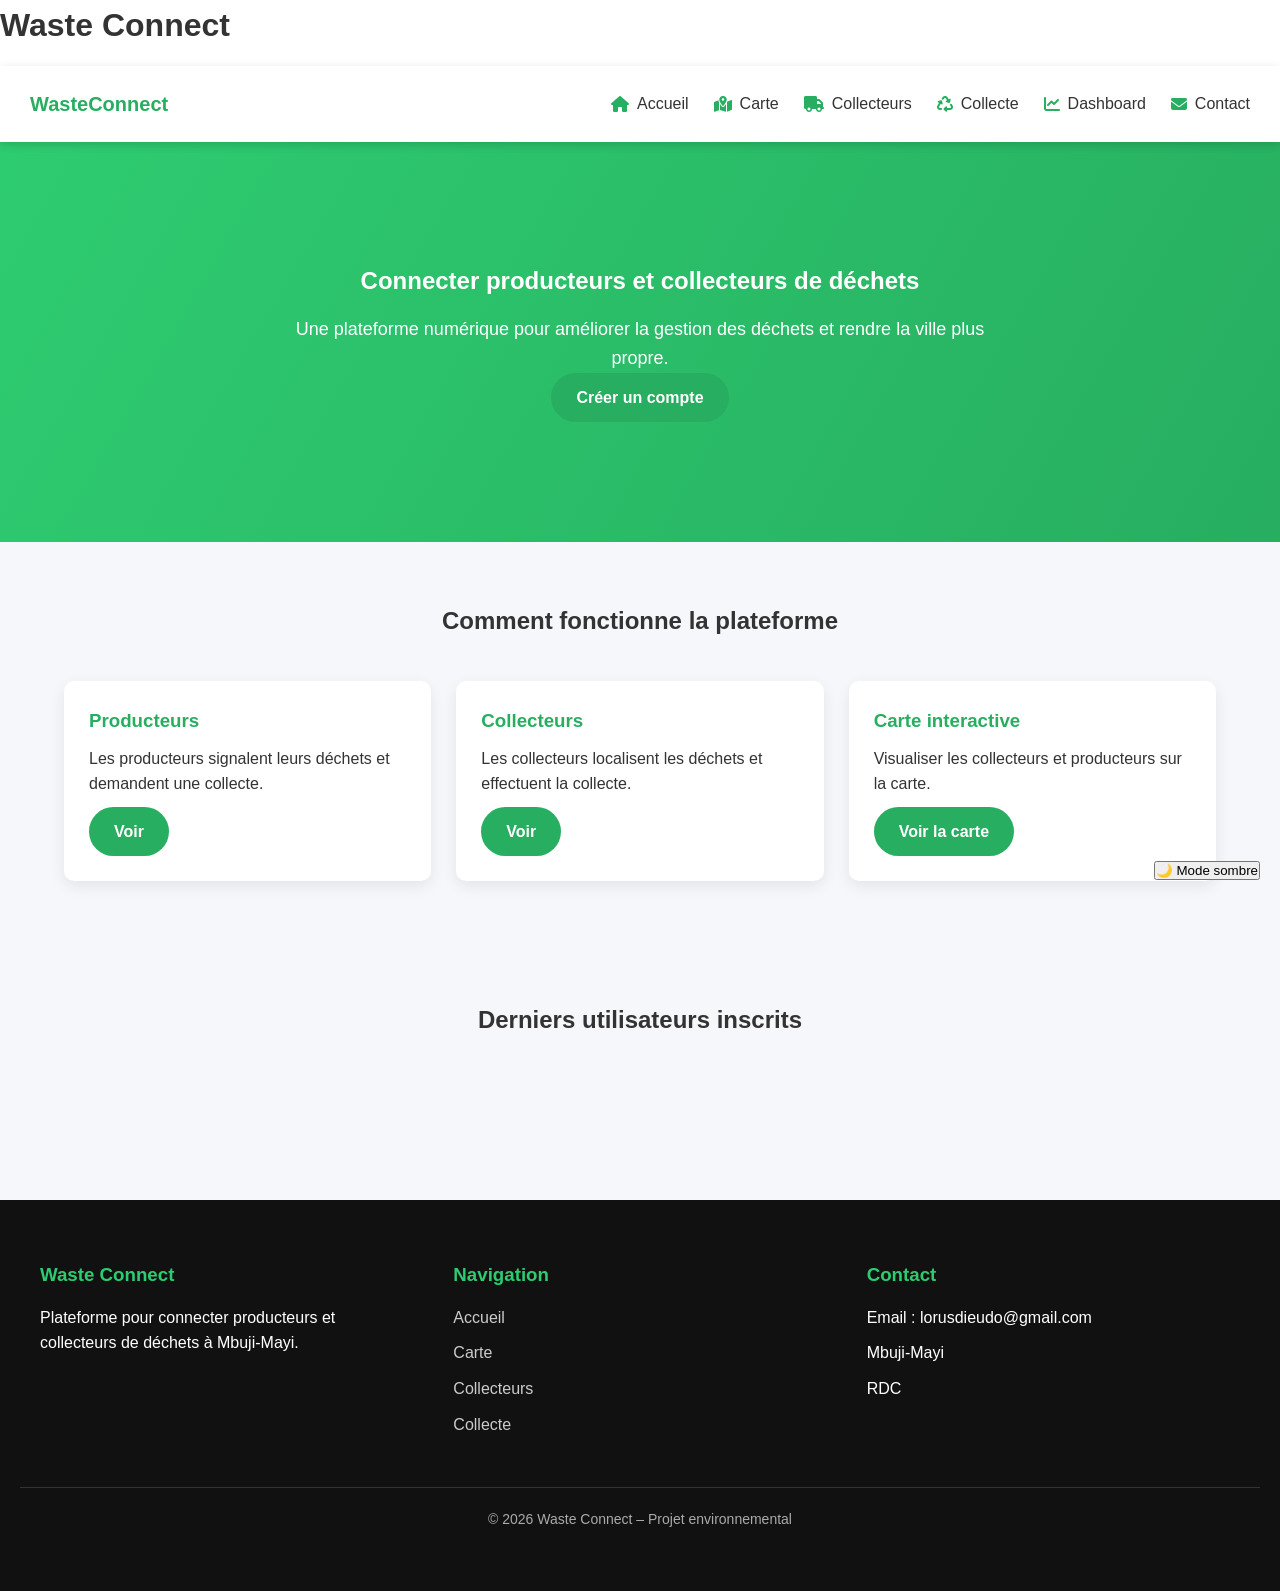
<file: index.html>
<!DOCTYPE html>
<html lang="fr">

<head>

    <meta charset="UTF-8">
    <meta name="viewport" content="width=device-width, initial-scale=1.0">

    <title>Waste Connect</title>

    <link rel="stylesheet" href="css/style.css">
    <link rel="stylesheet" href="https://cdnjs.cloudflare.com/ajax/libs/font-awesome/6.5.0/css/all.min.css">

</head>

<body>

    <header>

        <h1>Waste Connect</h1>

        <nav class="navbar">

            <div class="logo">WasteConnect</div>

            <div class="menu-toggle">
                <span></span>
                <span></span>
                <span></span>
            </div>

            <ul class="nav-menu">

                <li>
                    <a href="index.html">
                        <i class="fa-solid fa-house"></i> Accueil
                    </a>
                </li>

                <li>
                    <a href="map.html">
                        <i class="fa-solid fa-map-location-dot"></i> Carte
                    </a>
                </li>

                <li>
                    <a href="collectors.html">
                        <i class="fa-solid fa-truck"></i> Collecteurs
                    </a>
                </li>

                <li>
                    <a href="request_pickup.html">
                        <i class="fa-solid fa-recycle"></i> Collecte
                    </a>
                </li>

                <li>
                    <a href="dashboard.html">
                        <i class="fa-solid fa-chart-line"></i> Dashboard
                    </a>
                </li>

                <li>
                    <a href="contact.html">
                        <i class="fa-solid fa-envelope"></i> Contact
                    </a>
                </li>

            </ul>

        </nav>

        <div class="menu-overlay"></div>

    </header>


    <section class="hero">

        <h2>Connecter producteurs et collecteurs de déchets</h2>

        <p>
            Une plateforme numérique pour améliorer la gestion des déchets et rendre la ville plus propre.
        </p>

        <a href="register.html" class="btn">Créer un compte</a>

    </section>


    <section class="container">

        <h2>Comment fonctionne la plateforme</h2>

        <div class="cards">

            <div class="card">

                <h3>Producteurs</h3>

                <p>
                    Les producteurs signalent leurs déchets et demandent une collecte.
                </p>

                <a class="btn" href="producers.html">Voir</a>

            </div>


            <div class="card">

                <h3>Collecteurs</h3>

                <p>
                    Les collecteurs localisent les déchets et effectuent la collecte.
                </p>

                <a class="btn" href="collectors.html">Voir</a>

            </div>


            <div class="card">

                <h3>Carte interactive</h3>

                <p>
                    Visualiser les collecteurs et producteurs sur la carte.
                </p>

                <a class="btn" href="map.html">Voir la carte</a>

            </div>

        </div>

    </section>


    <section class="container">

        <h2>Derniers utilisateurs inscrits</h2>

        <div id="users-list" class="cards"></div>

    </section>


    <footer>

        <div class="footer-container">

            <div class="footer-column">

                <h3>Waste Connect</h3>

                <p>
                    Plateforme pour connecter producteurs et collecteurs de déchets à Mbuji-Mayi.
                </p>

            </div>

            <div class="footer-column">

                <h3>Navigation</h3>

                <ul>
                    <li><a href="index.html">Accueil</a></li>
                    <li><a href="map.html">Carte</a></li>
                    <li><a href="collectors.html">Collecteurs</a></li>
                    <li><a href="request_pickup.html">Collecte</a></li>
                </ul>

            </div>

            <div class="footer-column">

                <h3>Contact</h3>

                <ul>
                    <li>Email : lorusdieudo@gmail.com</li>
                    <li>Mbuji-Mayi</li>
                    <li>RDC</li>
                </ul>

            </div>

        </div>

        <div class="footer-bottom">

            © 2026 Waste Connect – Projet environnemental

        </div>

    </footer>


    <script src="js/main.js"></script>

</body>

</html>
</file>
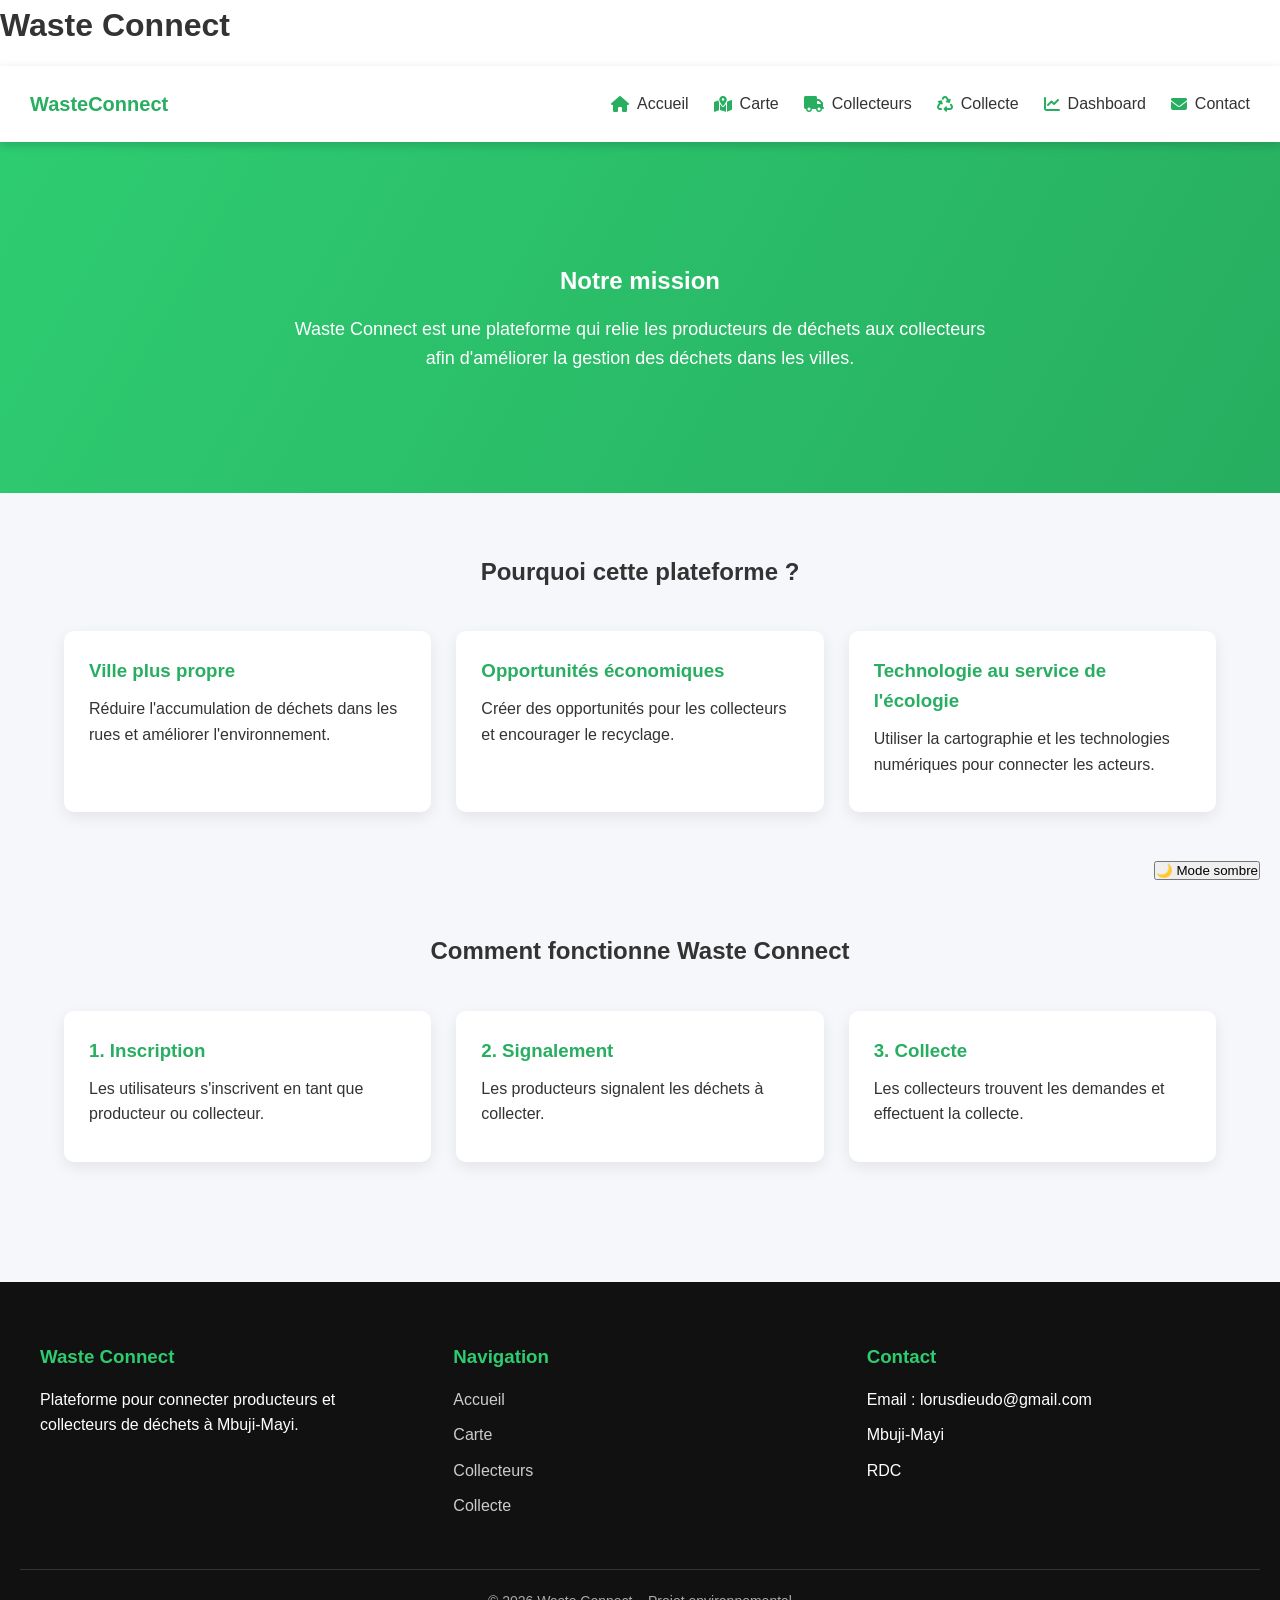
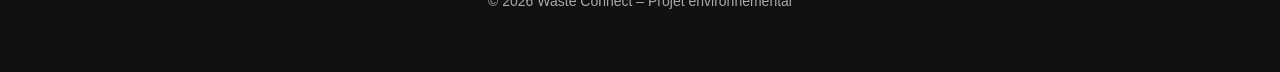
<file: about.html>
<!DOCTYPE html>
<html lang="fr">

<head>

    <meta charset="UTF-8">
    <meta name="viewport" content="width=device-width, initial-scale=1.0">

    <title>À propos - Waste Connect</title>

    <link rel="stylesheet" href="css/style.css">
    <link rel="stylesheet" href="https://cdnjs.cloudflare.com/ajax/libs/font-awesome/6.5.0/css/all.min.css">

</head>

<body>

    <header>

        <h1>Waste Connect</h1>

        <nav class="navbar">

            <div class="logo">WasteConnect</div>

            <div class="menu-toggle">
                <span></span>
                <span></span>
                <span></span>
            </div>

            <ul class="nav-menu">

                <li>
                    <a href="index.html">
                        <i class="fa-solid fa-house"></i> Accueil
                    </a>
                </li>

                <li>
                    <a href="map.html">
                        <i class="fa-solid fa-map-location-dot"></i> Carte
                    </a>
                </li>

                <li>
                    <a href="collectors.html">
                        <i class="fa-solid fa-truck"></i> Collecteurs
                    </a>
                </li>

                <li>
                    <a href="request_pickup.html">
                        <i class="fa-solid fa-recycle"></i> Collecte
                    </a>
                </li>

                <li>
                    <a href="dashboard.html">
                        <i class="fa-solid fa-chart-line"></i> Dashboard
                    </a>
                </li>

                <li>
                    <a href="contact.html">
                        <i class="fa-solid fa-envelope"></i> Contact
                    </a>
                </li>

            </ul>

        </nav>

        <div class="menu-overlay"></div>
    </header>


    <section class="hero">

        <h2>Notre mission</h2>

        <p>
            Waste Connect est une plateforme qui relie les producteurs de déchets
            aux collecteurs afin d'améliorer la gestion des déchets dans les villes.
        </p>

    </section>


    <section class="container">

        <h2>Pourquoi cette plateforme ?</h2>

        <div class="cards">

            <div class="card">

                <h3>Ville plus propre</h3>

                <p>
                    Réduire l'accumulation de déchets dans les rues et améliorer l'environnement.
                </p>

            </div>

            <div class="card">

                <h3>Opportunités économiques</h3>

                <p>
                    Créer des opportunités pour les collecteurs et encourager le recyclage.
                </p>

            </div>

            <div class="card">

                <h3>Technologie au service de l'écologie</h3>

                <p>
                    Utiliser la cartographie et les technologies numériques pour connecter les acteurs.
                </p>

            </div>

        </div>

    </section>


    <section class="container">

        <h2>Comment fonctionne Waste Connect</h2>

        <div class="cards">

            <div class="card">

                <h3>1. Inscription</h3>

                <p>
                    Les utilisateurs s'inscrivent en tant que producteur ou collecteur.
                </p>

            </div>

            <div class="card">

                <h3>2. Signalement</h3>

                <p>
                    Les producteurs signalent les déchets à collecter.
                </p>

            </div>

            <div class="card">

                <h3>3. Collecte</h3>

                <p>
                    Les collecteurs trouvent les demandes et effectuent la collecte.
                </p>

            </div>

        </div>

    </section>
    <footer>

        <div class="footer-container">

            <div class="footer-column">

                <h3>Waste Connect</h3>

                <p>
                    Plateforme pour connecter producteurs et collecteurs de déchets à Mbuji-Mayi.
                </p>

            </div>

            <div class="footer-column">

                <h3>Navigation</h3>

                <ul>
                    <li><a href="index.html">Accueil</a></li>
                    <li><a href="map.html">Carte</a></li>
                    <li><a href="collectors.html">Collecteurs</a></li>
                    <li><a href="request_pickup.html">Collecte</a></li>
                </ul>

            </div>

            <div class="footer-column">

                <h3>Contact</h3>

                <ul>
                    <li>Email : lorusdieudo@gmail.com</li>
                    <li>Mbuji-Mayi</li>
                    <li>RDC</li>
                </ul>

            </div>

        </div>

        <div class="footer-bottom">

            © 2026 Waste Connect – Projet environnemental

        </div>

    </footer>



    <script src="js/main.js"></script>

</body>

</html>
</file>
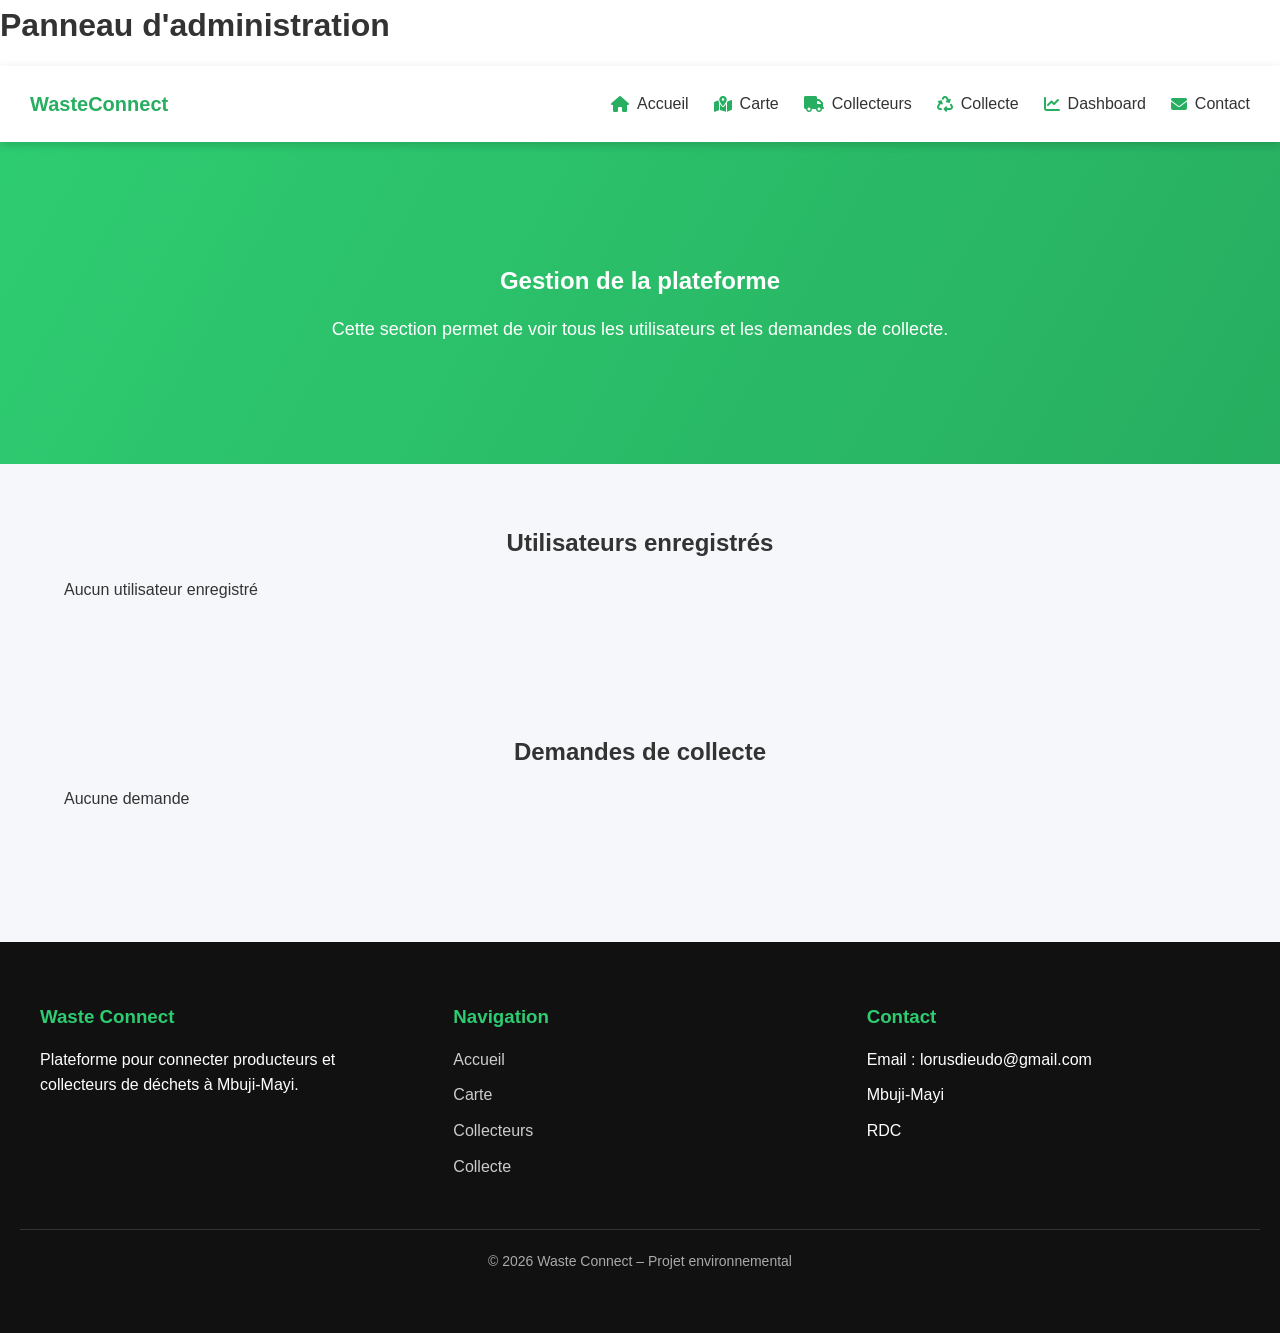
<file: admin.html>
<!DOCTYPE html>
<html lang="fr">

<head>

    <meta charset="UTF-8">

    <meta name="viewport" content="width=device-width, initial-scale=1.0">

    <meta name="author" content="Dieudonné Mbuyi">

    <meta name="description"
        content="Panneau d'administration Waste Connect pour gérer utilisateurs et demandes de collecte">

    <title>Admin - Waste Connect</title>

    <link rel="stylesheet" href="css/style.css">
    <link rel="stylesheet" href="https://cdnjs.cloudflare.com/ajax/libs/font-awesome/6.5.0/css/all.min.css">

</head>

<body>

    <header>

        <h1>Panneau d'administration</h1>

        <nav class="navbar">

            <div class="logo">WasteConnect</div>

            <div class="menu-toggle">
                <span></span>
                <span></span>
                <span></span>
            </div>

            <ul class="nav-menu">

                <li>
                    <a href="index.html">
                        <i class="fa-solid fa-house"></i> Accueil
                    </a>
                </li>

                <li>
                    <a href="map.html">
                        <i class="fa-solid fa-map-location-dot"></i> Carte
                    </a>
                </li>

                <li>
                    <a href="collectors.html">
                        <i class="fa-solid fa-truck"></i> Collecteurs
                    </a>
                </li>

                <li>
                    <a href="request_pickup.html">
                        <i class="fa-solid fa-recycle"></i> Collecte
                    </a>
                </li>

                <li>
                    <a href="dashboard.html">
                        <i class="fa-solid fa-chart-line"></i> Dashboard
                    </a>
                </li>

                <li>
                    <a href="contact.html">
                        <i class="fa-solid fa-envelope"></i> Contact
                    </a>
                </li>

            </ul>

        </nav>

        <div class="menu-overlay"></div>

    </header>


    <section class="hero">

        <h2>Gestion de la plateforme</h2>

        <p>
            Cette section permet de voir tous les utilisateurs et les demandes de collecte.
        </p>

    </section>


    <section class="container">

        <h2>Utilisateurs enregistrés</h2>

        <div id="usersList"></div>

    </section>


    <section class="container">

        <h2>Demandes de collecte</h2>

        <div id="requestsList"></div>

    </section>


    <footer>

        <div class="footer-container">

            <div class="footer-column">

                <h3>Waste Connect</h3>

                <p>
                    Plateforme pour connecter producteurs et collecteurs de déchets à Mbuji-Mayi.
                </p>

            </div>

            <div class="footer-column">

                <h3>Navigation</h3>

                <ul>
                    <li><a href="index.html">Accueil</a></li>
                    <li><a href="map.html">Carte</a></li>
                    <li><a href="collectors.html">Collecteurs</a></li>
                    <li><a href="request_pickup.html">Collecte</a></li>
                </ul>

            </div>

            <div class="footer-column">

                <h3>Contact</h3>

                <ul>
                    <li>Email : lorusdieudo@gmail.com</li>
                    <li>Mbuji-Mayi</li>
                    <li>RDC</li>
                </ul>

            </div>

        </div>

        <div class="footer-bottom">

            © 2026 Waste Connect – Projet environnemental

        </div>

    </footer>


    <script>

        // afficher utilisateurs

        let users = JSON.parse(localStorage.getItem("users")) || []

        let usersContainer = document.getElementById("usersList")

        if (users.length === 0) {

            usersContainer.innerHTML = "<p>Aucun utilisateur enregistré</p>"

        } else {

            users.forEach(u => {

                usersContainer.innerHTML += `

<div class="card">

<h4>${u.name}</h4>

<p>Email : ${u.email}</p>

<p>Rôle : ${u.role}</p>

<p>Localisation : ${u.location}</p>

</div>

`

            })

        }


        // afficher demandes

        let requests = JSON.parse(localStorage.getItem("pickupRequests")) || []

        let reqContainer = document.getElementById("requestsList")

        if (requests.length === 0) {

            reqContainer.innerHTML = "<p>Aucune demande</p>"

        } else {

            requests.forEach(r => {

                reqContainer.innerHTML += `

<div class="card">

<p><strong>Producteur :</strong> ${r.producerEmail}</p>

<p><strong>Type :</strong> ${r.wasteType}</p>

<p><strong>Quantité :</strong> ${r.quantity} kg</p>

<p><strong>Localisation :</strong> ${r.location}</p>

<p><strong>Status :</strong> ${r.status}</p>

</div>

`

            })

        }

    </script>

</body>

</html>
</file>
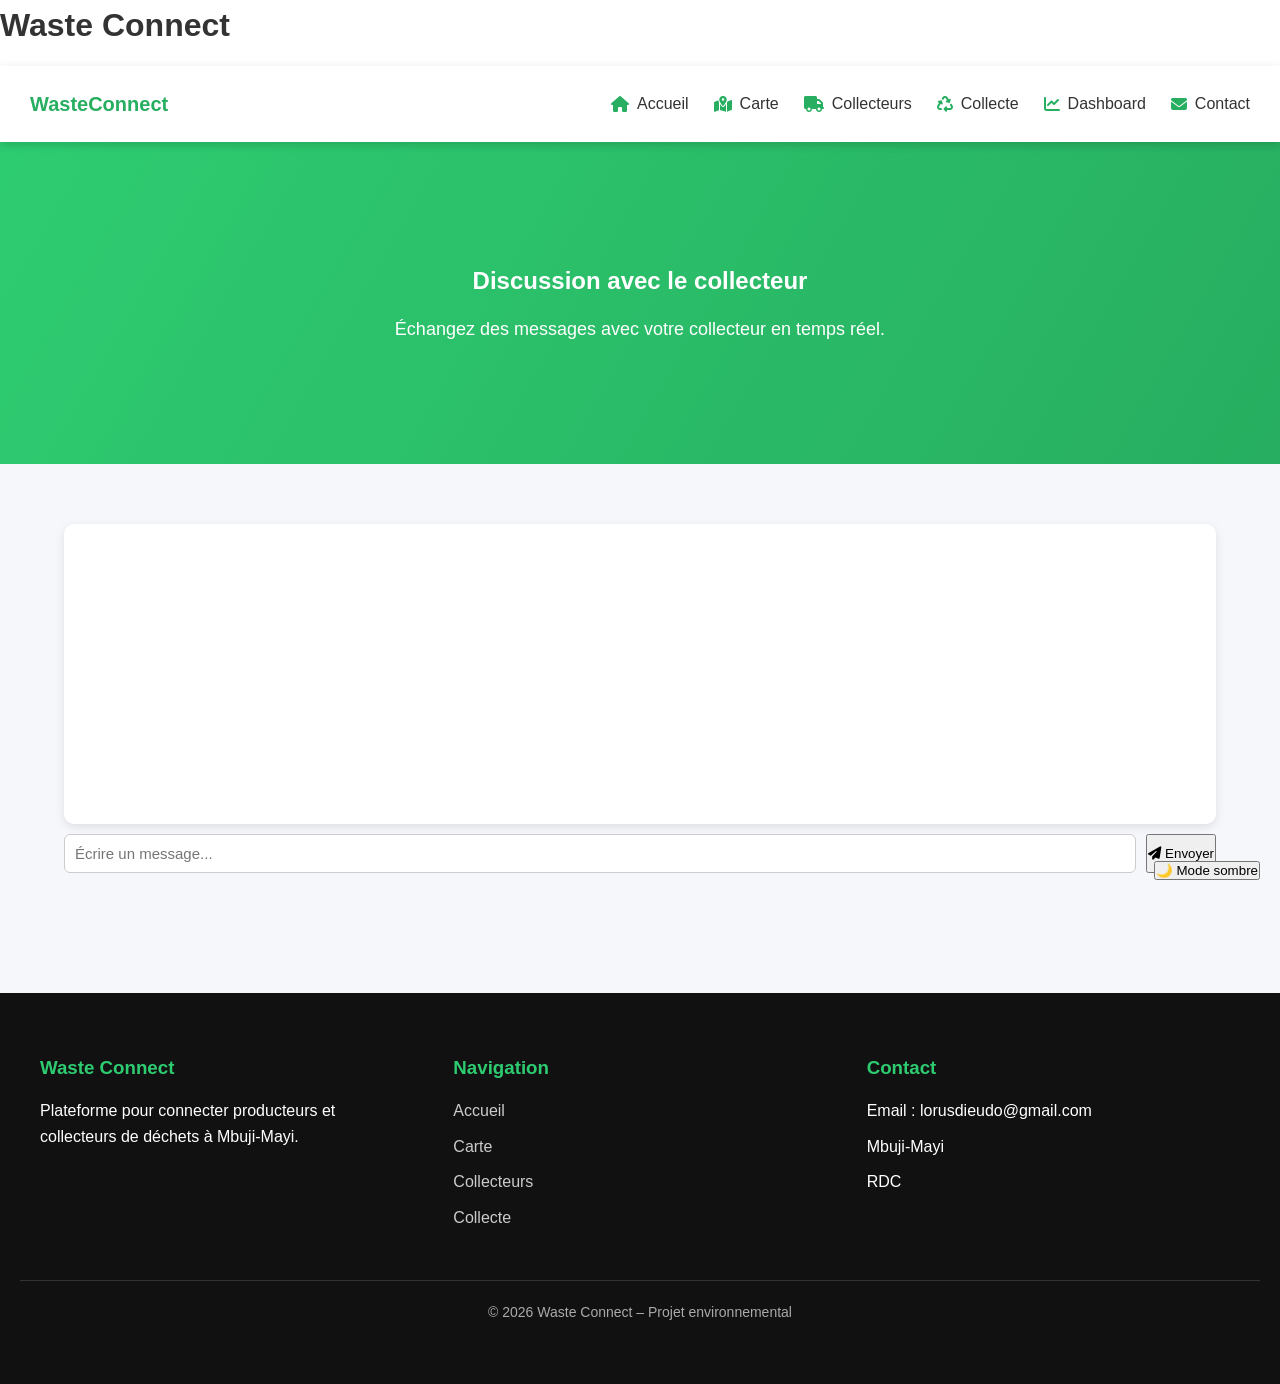
<file: chat.html>
<!DOCTYPE html>
<html lang="fr">

<head>

  <meta charset="UTF-8">
  <meta name="viewport" content="width=device-width, initial-scale=1.0">
  <meta name="author" content="Dieudonné Mbuyi">
  <meta name="description" content="Chat avec un collecteur sur la plateforme Waste Connect.">

  <title>Chat - Waste Connect</title>

  <link rel="stylesheet" href="css/style.css">
  <link rel="stylesheet" href="https://cdnjs.cloudflare.com/ajax/libs/font-awesome/6.5.0/css/all.min.css">

</head>

<body>

  <header>

    <h1>Waste Connect</h1>

    <nav class="navbar">

      <div class="logo">WasteConnect</div>

      <div class="menu-toggle">
        <span></span>
        <span></span>
        <span></span>
      </div>

      <ul class="nav-menu">

        <li>
          <a href="index.html">
            <i class="fa-solid fa-house"></i> Accueil
          </a>
        </li>

        <li>
          <a href="map.html">
            <i class="fa-solid fa-map-location-dot"></i> Carte
          </a>
        </li>

        <li>
          <a href="collectors.html">
            <i class="fa-solid fa-truck"></i> Collecteurs
          </a>
        </li>

        <li>
          <a href="request_pickup.html">
            <i class="fa-solid fa-recycle"></i> Collecte
          </a>
        </li>

        <li>
          <a href="dashboard.html">
            <i class="fa-solid fa-chart-line"></i> Dashboard
          </a>
        </li>

        <li>
          <a href="contact.html">
            <i class="fa-solid fa-envelope"></i> Contact
          </a>
        </li>

      </ul>

    </nav>

    <div class="menu-overlay"></div>

  </header>


  <section class="hero">

    <h2>Discussion avec le collecteur</h2>

    <p>Échangez des messages avec votre collecteur en temps réel.</p>

  </section>


  <section class="container">

    <div id="chatBox"></div>

    <div class="chat-input">
      <label for="messageInput" class="sr-only">Votre message</label>
      <input type="text" id="messageInput" placeholder="Écrire un message...">
      <button onclick="sendMessage()">
        <i class="fa-solid fa-paper-plane"></i> Envoyer
      </button>
    </div>

  </section>


  <footer>

    <div class="footer-container">

      <div class="footer-column">

        <h3>Waste Connect</h3>

        <p>
          Plateforme pour connecter producteurs et collecteurs de déchets à Mbuji-Mayi.
        </p>

      </div>

      <div class="footer-column">

        <h3>Navigation</h3>

        <ul>
          <li><a href="index.html">Accueil</a></li>
          <li><a href="map.html">Carte</a></li>
          <li><a href="collectors.html">Collecteurs</a></li>
          <li><a href="request_pickup.html">Collecte</a></li>
        </ul>

      </div>

      <div class="footer-column">

        <h3>Contact</h3>

        <ul>
          <li>Email : lorusdieudo@gmail.com</li>
          <li>Mbuji-Mayi</li>
          <li>RDC</li>
        </ul>

      </div>

    </div>

    <div class="footer-bottom">

      © 2026 Waste Connect – Projet environnemental

    </div>

  </footer>


  <script src="js/main.js"></script>
  <script src="js/chat.js"></script>

</body>

</html>
</file>
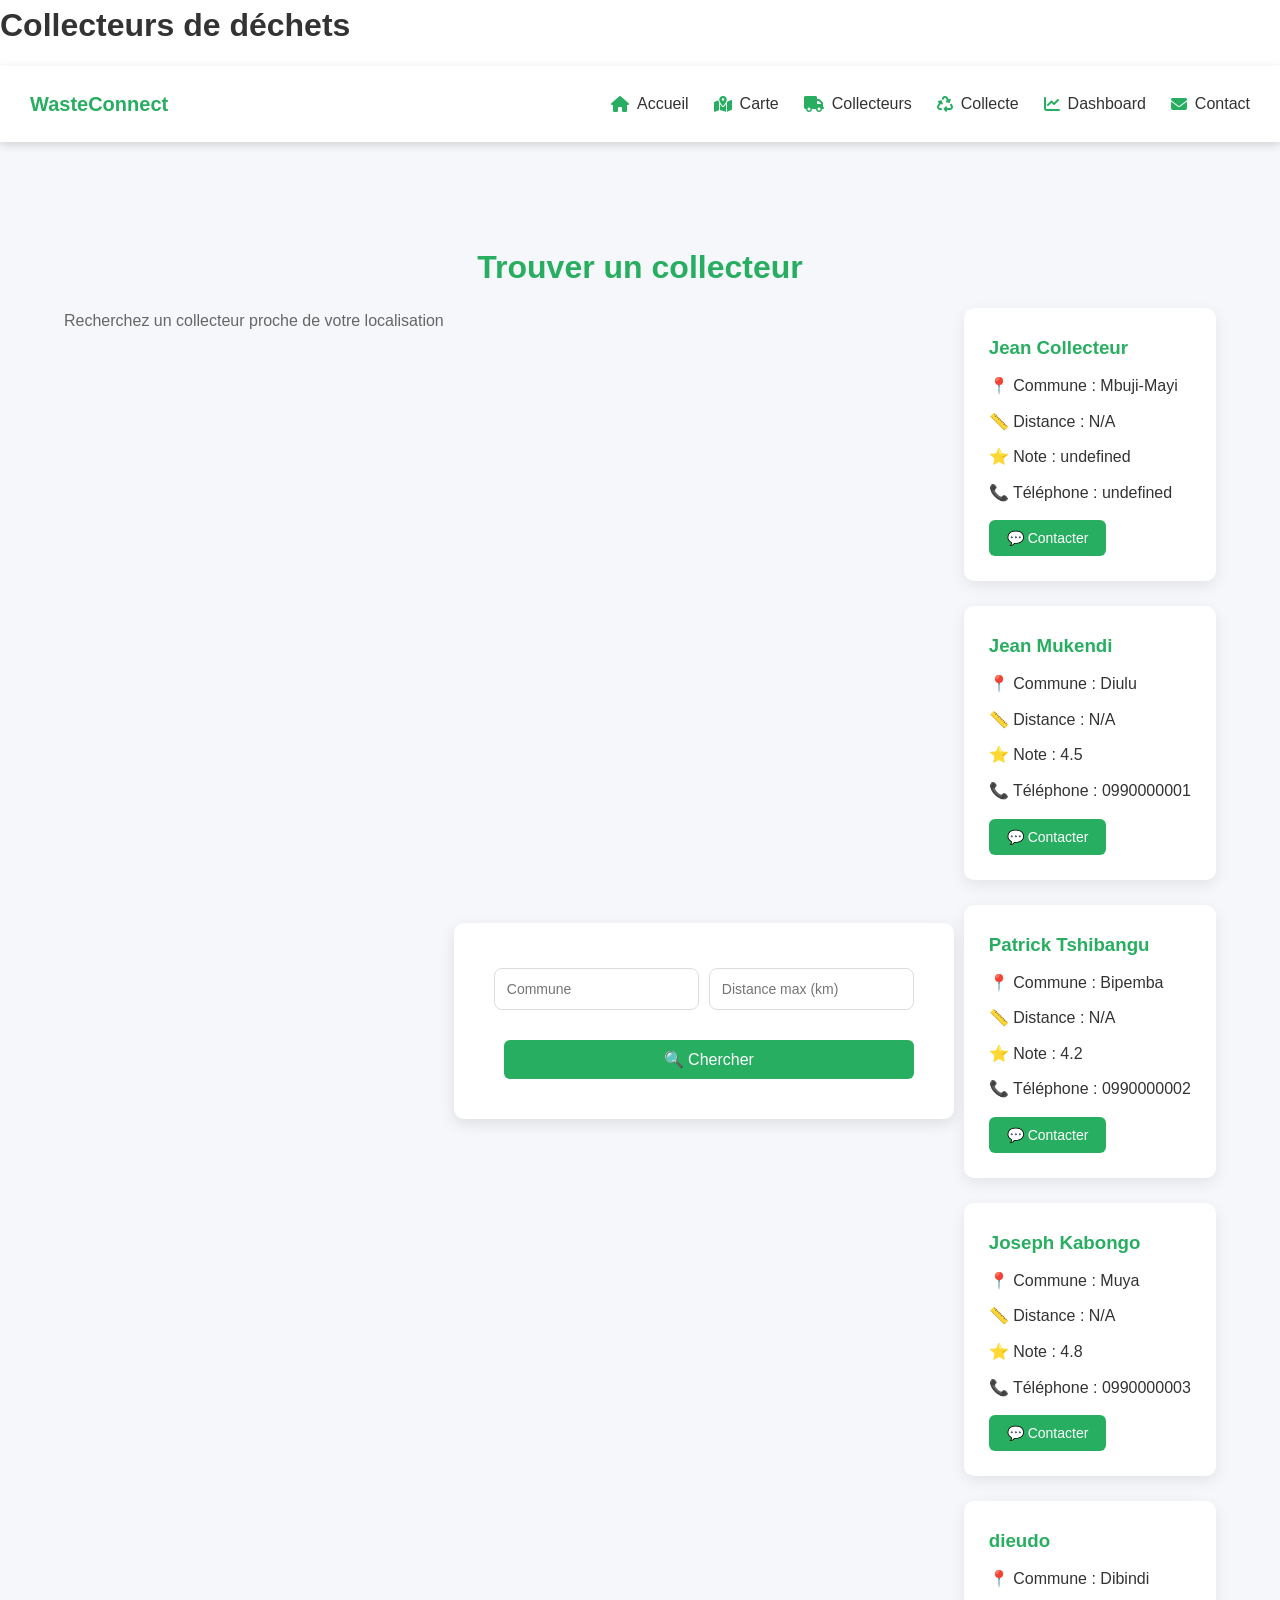
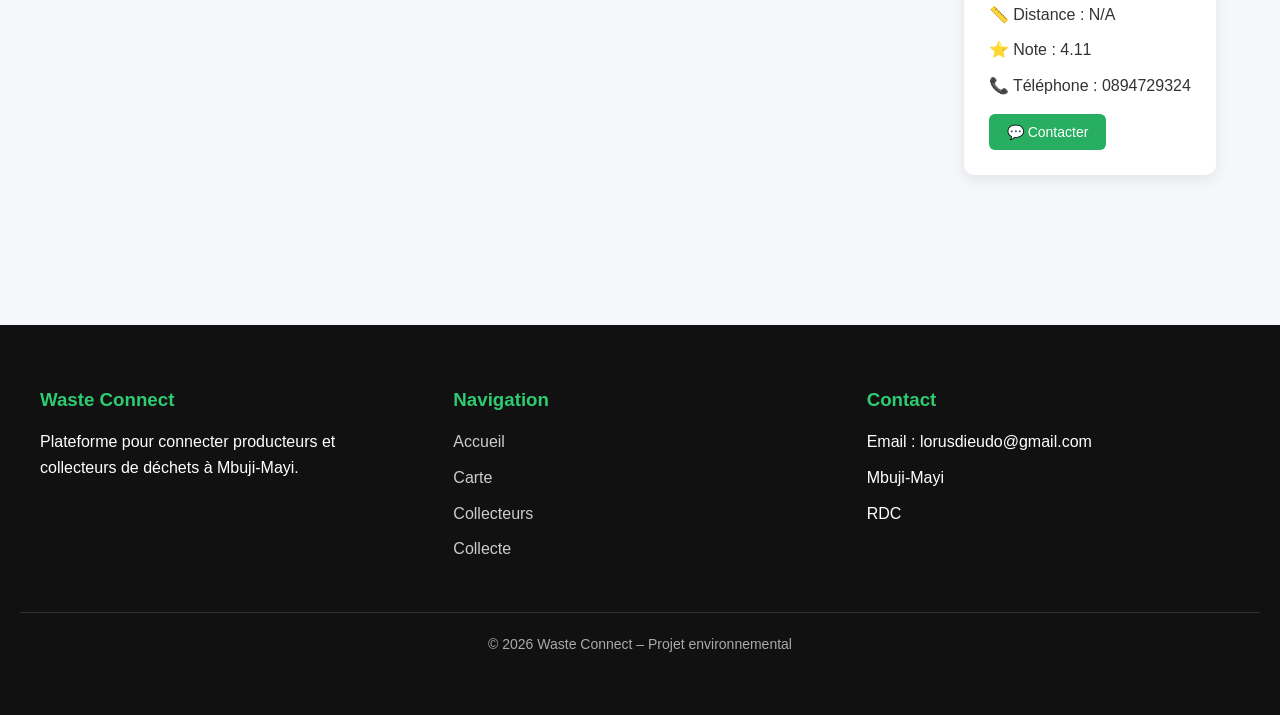
<file: collectors.html>
<!DOCTYPE html>
<html lang="fr">

<head>

    <meta charset="UTF-8">
    <meta name="viewport" content="width=device-width, initial-scale=1.0">

    <meta name="author" content="Dieudonné Mbuyi">
    <meta name="description" content="Liste des collecteurs de déchets sur Waste Connect">

    <title>Collecteurs - Waste Connect</title>

    <link rel="stylesheet" href="css/style.css">
    <link rel="stylesheet" href="https://cdnjs.cloudflare.com/ajax/libs/font-awesome/6.5.0/css/all.min.css">
    <script src="js/collectors.js" defer></script>

</head>

<body>

    <header>

        <h1>Collecteurs de déchets</h1>

        <nav class="navbar">

            <div class="logo">WasteConnect</div>

            <div class="menu-toggle">
                <span></span>
                <span></span>
                <span></span>
            </div>

            <ul class="nav-menu">

                <li>
                    <a href="index.html">
                        <i class="fa-solid fa-house"></i> Accueil
                    </a>
                </li>

                <li>
                    <a href="map.html">
                        <i class="fa-solid fa-map-location-dot"></i> Carte
                    </a>
                </li>

                <li>
                    <a href="collectors.html">
                        <i class="fa-solid fa-truck"></i> Collecteurs
                    </a>
                </li>

                <li>
                    <a href="request_pickup.html">
                        <i class="fa-solid fa-recycle"></i> Collecte
                    </a>
                </li>

                <li>
                    <a href="dashboard.html">
                        <i class="fa-solid fa-chart-line"></i> Dashboard
                    </a>
                </li>

                <li>
                    <a href="contact.html">
                        <i class="fa-solid fa-envelope"></i> Contact
                    </a>
                </li>

            </ul>

        </nav>

        <div class="menu-overlay"></div>
    </header>

    <section class="collectors-section container">

        <h2 class="page-title">Trouver un collecteur</h2>
        <div id="collectorsList"></div>
        <div class="search-box">

            <p class="page-subtitle">
                Recherchez un collecteur proche de votre localisation
            </p>

            <div class="collector-search">
                <form id="searchForm" onsubmit="return searchCollectors();">
                    <input type="text" id="commune" placeholder="Commune">
                    <input type="number" id="maxDistance" placeholder="Distance max (km)">
                    <button type="submit" id="searchButton">🔍 Chercher</button>
                </form>
            </div>

            <div id="collectorList" class="collector-grid"></div>

        </div>

    </section>


    <footer>

        <div class="footer-container">

            <div class="footer-column">

                <h3>Waste Connect</h3>

                <p>
                    Plateforme pour connecter producteurs et collecteurs de déchets à Mbuji-Mayi.
                </p>

            </div>

            <div class="footer-column">

                <h3>Navigation</h3>

                <ul>
                    <li><a href="index.html">Accueil</a></li>
                    <li><a href="map.html">Carte</a></li>
                    <li><a href="collectors.html">Collecteurs</a></li>
                    <li><a href="request_pickup.html">Collecte</a></li>
                </ul>

            </div>

            <div class="footer-column">

                <h3>Contact</h3>

                <ul>
                    <li>Email : lorusdieudo@gmail.com</li>
                    <li>Mbuji-Mayi</li>
                    <li>RDC</li>
                </ul>

            </div>

        </div>

        <div class="footer-bottom">

            © 2026 Waste Connect – Projet environnemental

        </div>

    </footer>


    <script>

        let users = JSON.parse(localStorage.getItem("users")) || []

        let collectors = users.filter(user => user.role === "collector")

        function displayCollectors(list) {

            let container = document.getElementById("collectorsList")

            container.innerHTML = ""

            list.forEach(c => {

                container.innerHTML += `

<div class="card">

<h3>${c.name}</h3>

<p>Localisation : ${c.location}</p>

<button onclick="rateCollector('${c.email}')">

Noter ce collecteur

</button>

</div>

`

            })

        }

        displayCollectors(collectors)

        document.getElementById("commune").addEventListener("input", function () {

            let search = this.value.toLowerCase()

            let filtered = collectors.filter(c =>

                c.location.toLowerCase().includes(search)

            )

            displayCollectors(filtered)

        })

    </script>

</body>

</html>
</file>
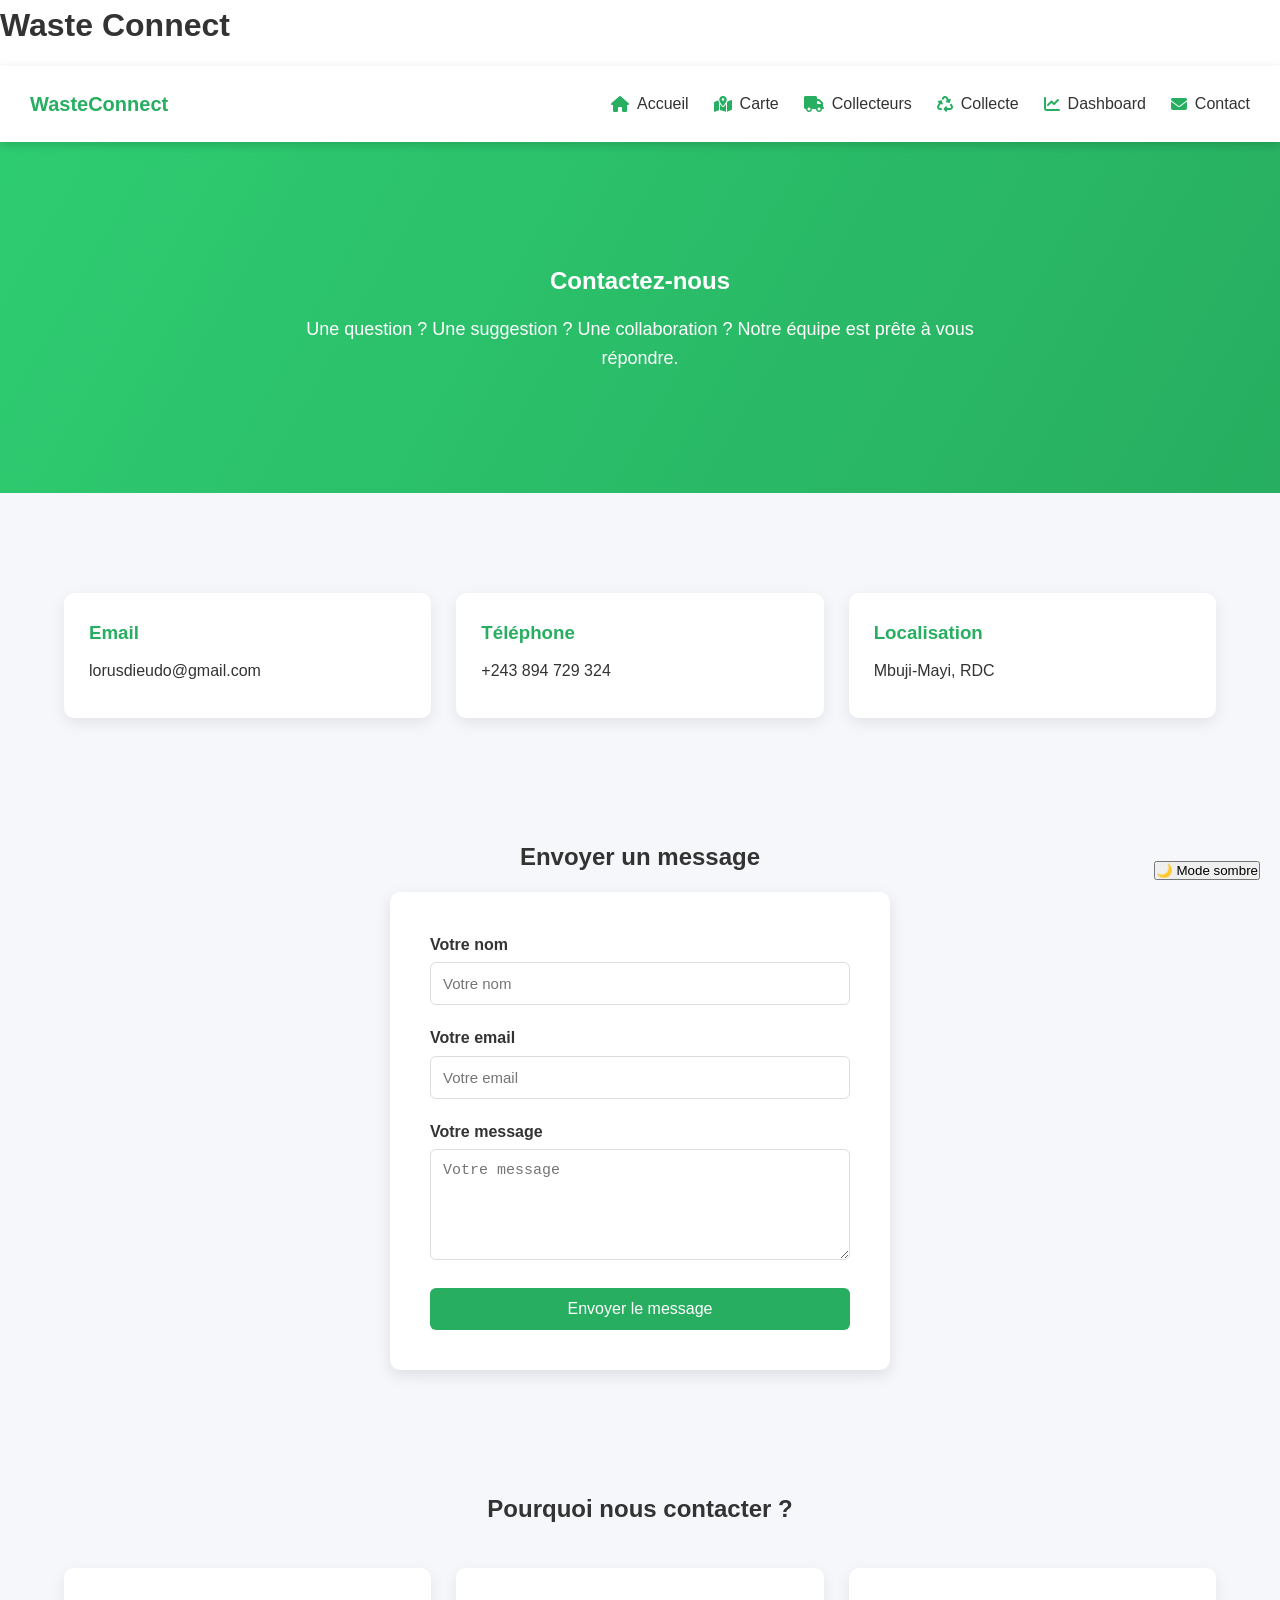
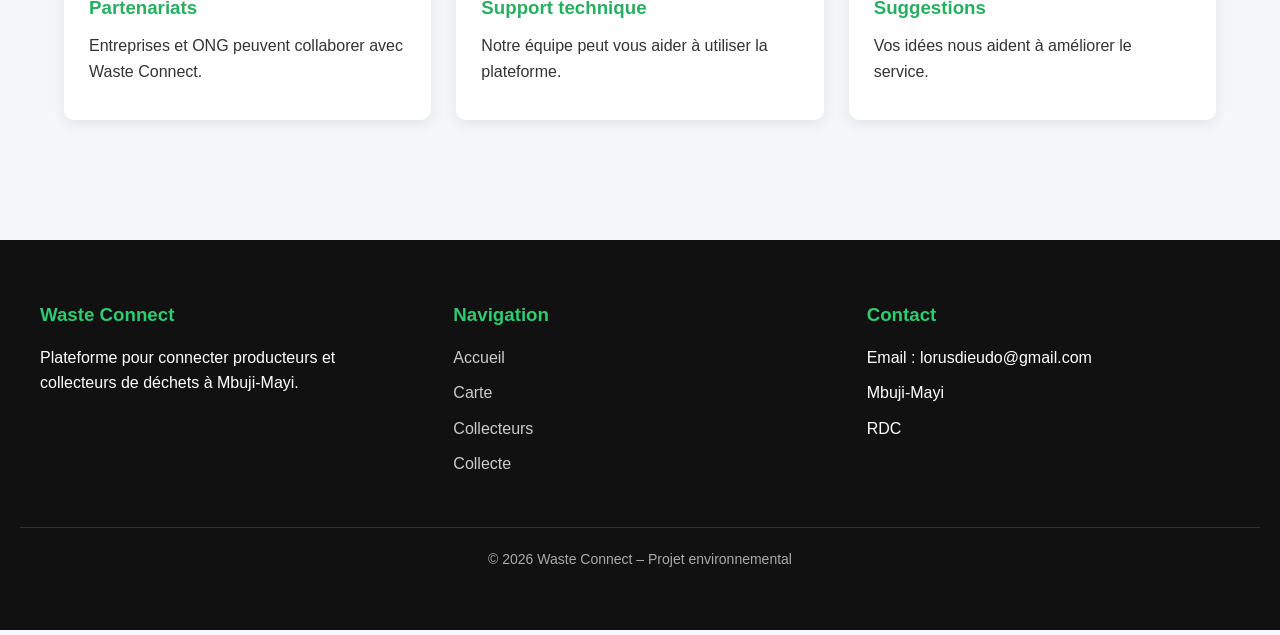
<file: contact.html>
<!DOCTYPE html>
<html lang="fr">

<head>

    <meta charset="UTF-8">
    <meta name="viewport" content="width=device-width, initial-scale=1.0">

    <title>Contact - Waste Connect</title>

    <link rel="stylesheet" href="css/style.css">
    <link rel="stylesheet" href="https://cdnjs.cloudflare.com/ajax/libs/font-awesome/6.5.0/css/all.min.css">

</head>

<body>

    <header>

        <h1>Waste Connect</h1>

        <nav class="navbar">

            <div class="logo">WasteConnect</div>

            <div class="menu-toggle">
                <span></span>
                <span></span>
                <span></span>
            </div>

            <ul class="nav-menu">

                <li>
                    <a href="index.html">
                        <i class="fa-solid fa-house"></i> Accueil
                    </a>
                </li>

                <li>
                    <a href="map.html">
                        <i class="fa-solid fa-map-location-dot"></i> Carte
                    </a>
                </li>

                <li>
                    <a href="collectors.html">
                        <i class="fa-solid fa-truck"></i> Collecteurs
                    </a>
                </li>

                <li>
                    <a href="request_pickup.html">
                        <i class="fa-solid fa-recycle"></i> Collecte
                    </a>
                </li>

                <li>
                    <a href="dashboard.html">
                        <i class="fa-solid fa-chart-line"></i> Dashboard
                    </a>
                </li>

                <li>
                    <a href="contact.html">
                        <i class="fa-solid fa-envelope"></i> Contact
                    </a>
                </li>

            </ul>

        </nav>

        <div class="menu-overlay"></div>
    </header>


    <section class="hero">

        <h2>Contactez-nous</h2>

        <p>
            Une question ? Une suggestion ? Une collaboration ?
            Notre équipe est prête à vous répondre.
        </p>

    </section>


    <section class="container">

        <div class="cards">

            <div class="card">

                <h3>Email</h3>

                <p>lorusdieudo@gmail.com</p>

            </div>

            <div class="card">

                <h3>Téléphone</h3>

                <p>+243 894 729 324</p>

            </div>

            <div class="card">

                <h3>Localisation</h3>

                <p>Mbuji-Mayi, RDC</p>

            </div>

        </div>

    </section>


    <section class="container">

        <h2>Envoyer un message</h2>

        <form id="contactForm">

            <label for="name">Votre nom</label>
            <input type="text" id="name" placeholder="Votre nom" required>

            <label for="email">Votre email</label>
            <input type="email" id="email" placeholder="Votre email" required>

            <label for="message">Votre message</label>
            <textarea id="message" placeholder="Votre message" rows="5" required></textarea>

            <button type="submit">

                Envoyer le message

            </button>

        </form>

    </section>


    <section class="container">

        <h2>Pourquoi nous contacter ?</h2>

        <div class="cards">

            <div class="card">

                <h3>Partenariats</h3>

                <p>
                    Entreprises et ONG peuvent collaborer avec Waste Connect.
                </p>

            </div>

            <div class="card">

                <h3>Support technique</h3>

                <p>
                    Notre équipe peut vous aider à utiliser la plateforme.
                </p>

            </div>

            <div class="card">

                <h3>Suggestions</h3>

                <p>
                    Vos idées nous aident à améliorer le service.
                </p>

            </div>

        </div>

    </section>


    <footer>

        <div class="footer-container">

            <div class="footer-column">

                <h3>Waste Connect</h3>

                <p>
                    Plateforme pour connecter producteurs et collecteurs de déchets à Mbuji-Mayi.
                </p>

            </div>

            <div class="footer-column">

                <h3>Navigation</h3>

                <ul>
                    <li><a href="index.html">Accueil</a></li>
                    <li><a href="map.html">Carte</a></li>
                    <li><a href="collectors.html">Collecteurs</a></li>
                    <li><a href="request_pickup.html">Collecte</a></li>
                </ul>

            </div>

            <div class="footer-column">

                <h3>Contact</h3>

                <ul>
                    <li>Email : lorusdieudo@gmail.com</li>
                    <li>Mbuji-Mayi</li>
                    <li>RDC</li>
                </ul>

            </div>

        </div>

        <div class="footer-bottom">

            © 2026 Waste Connect – Projet environnemental

        </div>

    </footer>

    <script src="js/main.js"></script>

    <script>

        document.getElementById("contactForm").addEventListener("submit", function (e) {

            e.preventDefault()

            alert("Merci pour votre message. Nous vous répondrons bientôt.")

            this.reset()

        })

    </script>


</body>

</html>
</file>
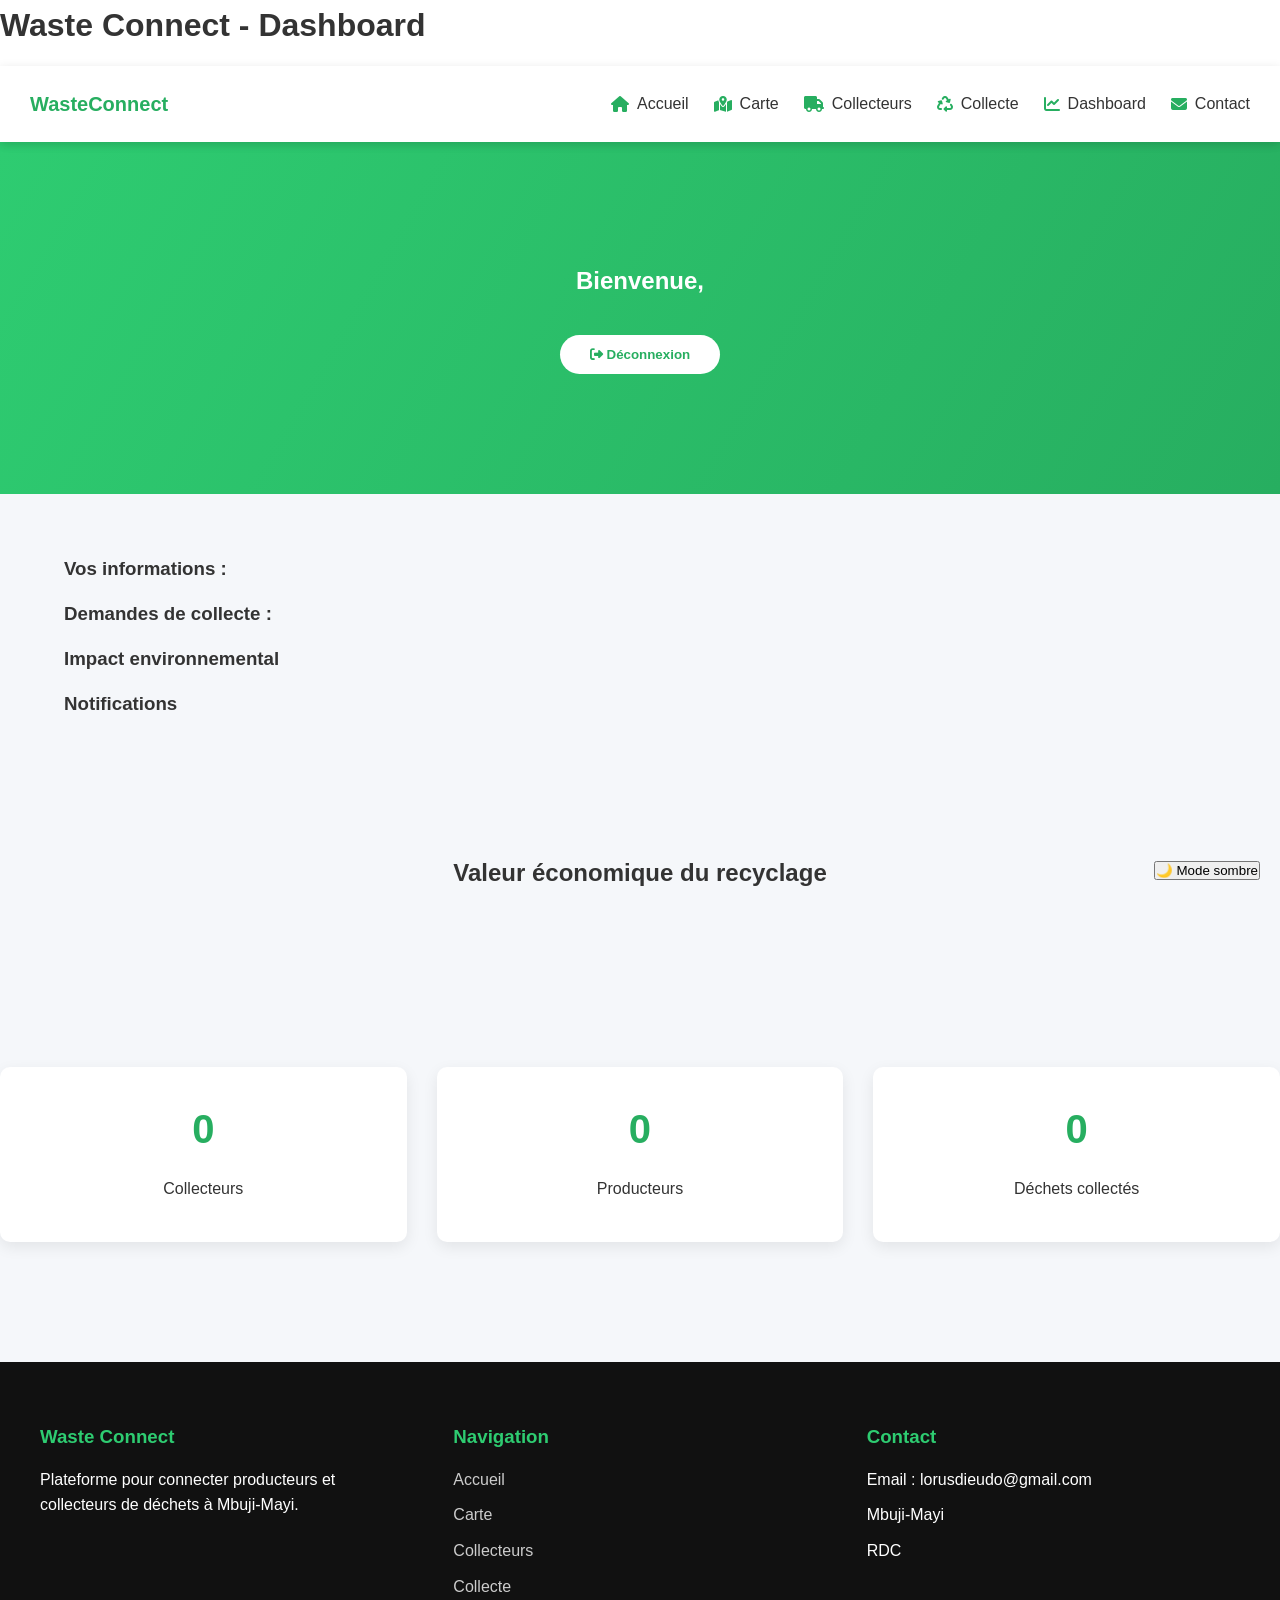
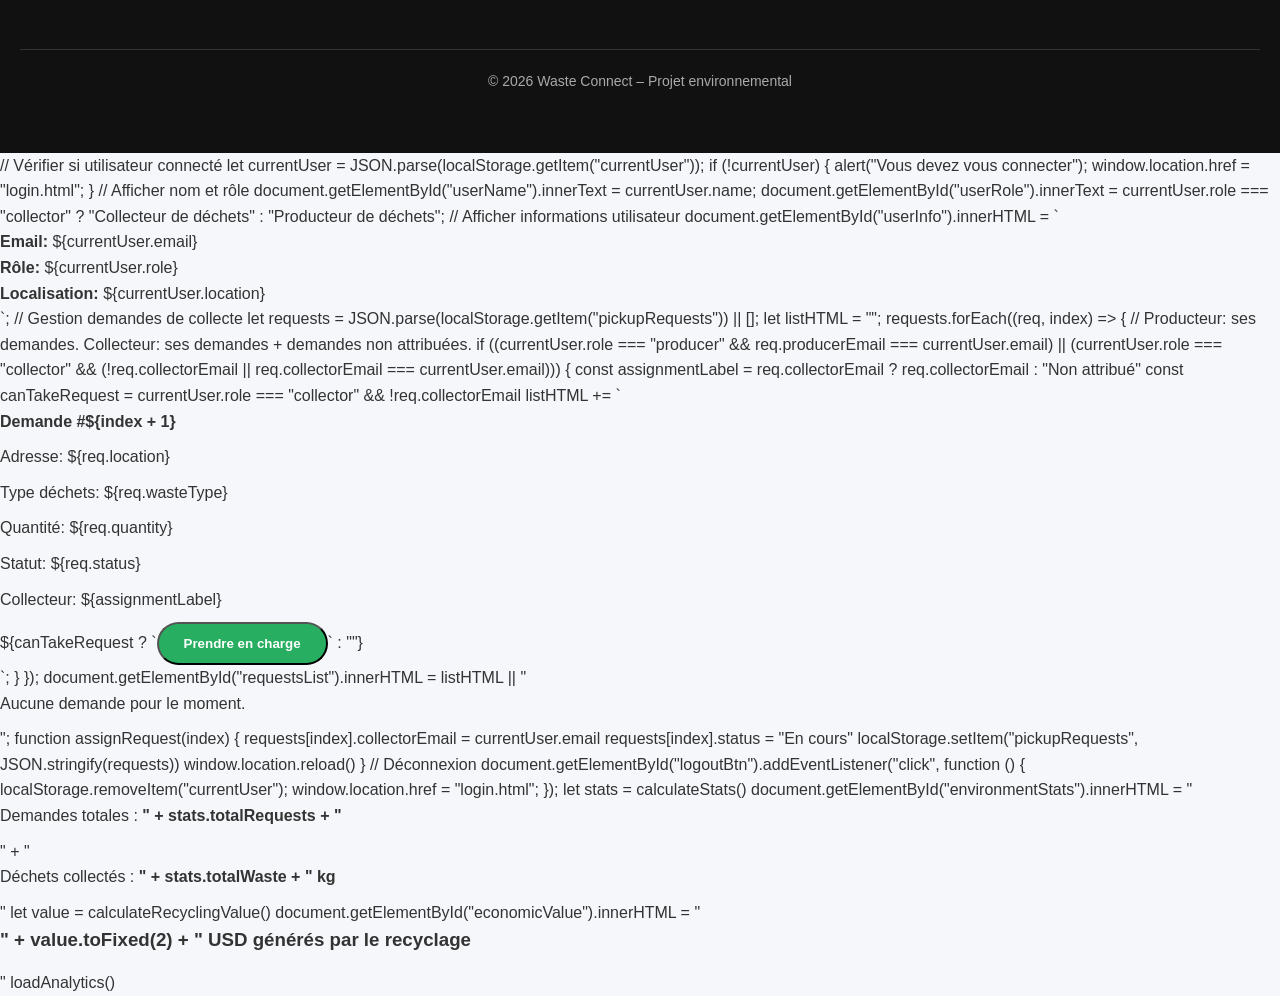
<file: dashboard.html>
<!DOCTYPE html>
<html lang="fr">

<head>
    <meta charset="UTF-8">
    <meta name="viewport" content="width=device-width, initial-scale=1.0">
    <meta name="author" content="Dieudonné Mbuyi">
    <meta name="description" content="Dashboard Waste Connect pour gérer les collecteurs, producteurs et demandes de collecte de déchets.">
    <title>Dashboard - Waste Connect</title>
    <link rel="stylesheet" href="css/style.css">
    <link rel="stylesheet" href="https://cdnjs.cloudflare.com/ajax/libs/font-awesome/6.5.0/css/all.min.css">
</head>

<body>

    <header>
        <h1>Waste Connect - Dashboard</h1>
        <nav class="navbar">

            <div class="logo">WasteConnect</div>

            <div class="menu-toggle">
                <span></span>
                <span></span>
                <span></span>
            </div>

            <ul class="nav-menu">

                <li>
                    <a href="index.html">
                        <i class="fa-solid fa-house"></i> Accueil
                    </a>
                </li>

                <li>
                    <a href="map.html">
                        <i class="fa-solid fa-map-location-dot"></i> Carte
                    </a>
                </li>

                <li>
                    <a href="collectors.html">
                        <i class="fa-solid fa-truck"></i> Collecteurs
                    </a>
                </li>

                <li>
                    <a href="request_pickup.html">
                        <i class="fa-solid fa-recycle"></i> Collecte
                    </a>
                </li>

                <li>
                    <a href="dashboard.html">
                        <i class="fa-solid fa-chart-line"></i> Dashboard
                    </a>
                </li>

                <li>
                    <a href="contact.html">
                        <i class="fa-solid fa-envelope"></i> Contact
                    </a>
                </li>

            </ul>

        </nav>

        <div class="menu-overlay"></div>
    </header>

    <section class="hero">
        <h2>Bienvenue, <span id="userName"></span></h2>
        <p id="userRole"></p>
        <button id="logoutBtn" class="btn">
            <i class="fa-solid fa-right-from-bracket"></i> Déconnexion
        </button>
    </section>

    <section class="container">
        <h3>Vos informations :</h3>
        <div id="userInfo">
            <!-- Infos utilisateur -->
        </div>

        <h3>Demandes de collecte :</h3>
        <div id="requestsList">
            <!-- Liste dynamique des demandes -->
        </div>
        <h3>Impact environnemental</h3>

        <div id="environmentStats"></div>
        <h3>Notifications</h3>

        <div id="notifications"></div>
    </section>
    <section>
        <h2>Valeur économique du recyclage</h2>

        <div id="economicValue"></div>
    </section>
    <section class="stats">

        <div class="stat">

            <h2 id="totalCollectors">0</h2>

            <p>Collecteurs</p>

        </div>

        <div class="stat">

            <h2 id="totalProducers">0</h2>

            <p>Producteurs</p>

        </div>

        <div class="stat">

            <h2 id="totalWaste">0</h2>

            <p>Déchets collectés</p>

        </div>

    </section>

    <footer>

        <div class="footer-container">

            <div class="footer-column">

                <h3>Waste Connect</h3>

                <p>
                    Plateforme pour connecter producteurs et collecteurs de déchets à Mbuji-Mayi.
                </p>

            </div>

            <div class="footer-column">

                <h3>Navigation</h3>

                <ul>
                    <li><a href="index.html">Accueil</a></li>
                    <li><a href="map.html">Carte</a></li>
                    <li><a href="collectors.html">Collecteurs</a></li>
                    <li><a href="request_pickup.html">Collecte</a></li>
                </ul>

            </div>

            <div class="footer-column">

                <h3>Contact</h3>

                <ul>
                    <li>Email : lorusdieudo@gmail.com</li>
                    <li>Mbuji-Mayi</li>
                    <li>RDC</li>
                </ul>

            </div>

        </div>

        <div class="footer-bottom">

            © 2026 Waste Connect – Projet environnemental

        </div>

    </footer>

    <script src="js/analytics.js"></script>
    <script src="js/main.js"></script>
    <script src="js/analytics.js"></script>
        // Vérifier si utilisateur connecté
        let currentUser = JSON.parse(localStorage.getItem("currentUser"));

        if (!currentUser) {
            alert("Vous devez vous connecter");
            window.location.href = "login.html";
        }

        // Afficher nom et rôle
        document.getElementById("userName").innerText = currentUser.name;
        document.getElementById("userRole").innerText = currentUser.role === "collector" ? "Collecteur de déchets" : "Producteur de déchets";

        // Afficher informations utilisateur
        document.getElementById("userInfo").innerHTML = `
<ul>
<li><strong>Email:</strong> ${currentUser.email}</li>
<li><strong>Rôle:</strong> ${currentUser.role}</li>
<li><strong>Localisation:</strong> ${currentUser.location}</li>
</ul>
`;

        // Gestion demandes de collecte
        let requests = JSON.parse(localStorage.getItem("pickupRequests")) || [];
        let listHTML = "";
        requests.forEach((req, index) => {
            // Producteur: ses demandes. Collecteur: ses demandes + demandes non attribuées.
            if ((currentUser.role === "producer" && req.producerEmail === currentUser.email) ||
                (currentUser.role === "collector" && (!req.collectorEmail || req.collectorEmail === currentUser.email))) {
                const assignmentLabel = req.collectorEmail ? req.collectorEmail : "Non attribué"
                const canTakeRequest = currentUser.role === "collector" && !req.collectorEmail
                listHTML += `<div class="request">
        <p><strong>Demande #${index + 1}</strong></p>
        <p>Adresse: ${req.location}</p>
        <p>Type déchets: ${req.wasteType}</p>
        <p>Quantité: ${req.quantity}</p>
        <p>Statut: ${req.status}</p>
        <p>Collecteur: ${assignmentLabel}</p>
        ${canTakeRequest ? `<button class="btn" onclick="assignRequest(${index})">Prendre en charge</button>` : ""}
        </div>`;
            }
        });
        document.getElementById("requestsList").innerHTML = listHTML || "<p>Aucune demande pour le moment.</p>";

        function assignRequest(index) {
            requests[index].collectorEmail = currentUser.email
            requests[index].status = "En cours"
            localStorage.setItem("pickupRequests", JSON.stringify(requests))
            window.location.reload()
        }

        // Déconnexion
        document.getElementById("logoutBtn").addEventListener("click", function () {
            localStorage.removeItem("currentUser");
            window.location.href = "login.html";
        });
        let stats = calculateStats()

        document.getElementById("environmentStats").innerHTML =

            "<p>Demandes totales : <strong>" + stats.totalRequests + "</strong></p>" +
            "<p>Déchets collectés : <strong>" + stats.totalWaste + " kg</strong></p>"
        let value = calculateRecyclingValue()

        document.getElementById("economicValue").innerHTML =
            "<h3>" + value.toFixed(2) + " USD générés par le recyclage</h3>"

        loadAnalytics()
    </script>

</body>

</html>
</file>
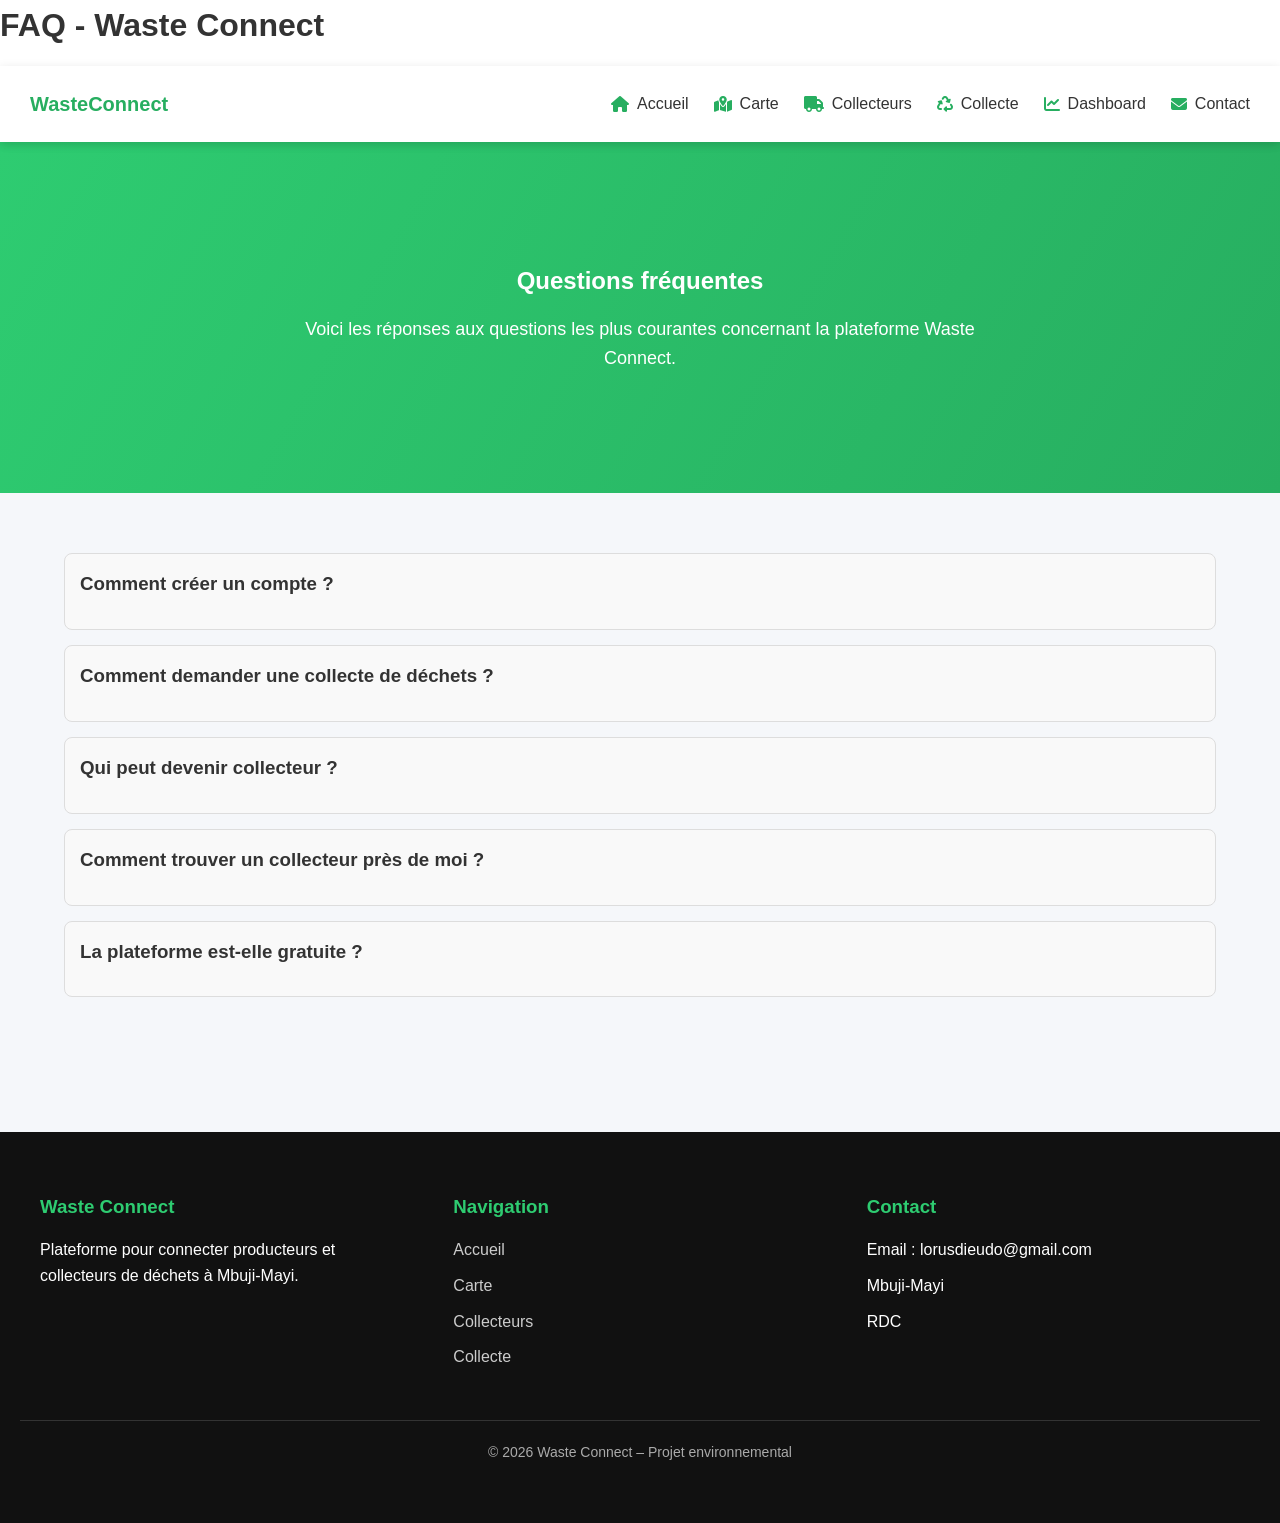
<file: faq.html>
<!DOCTYPE html>
<html lang="fr">

<head>

    <meta charset="UTF-8">

    <meta name="viewport" content="width=device-width, initial-scale=1.0">

    <meta name="author" content="Dieudonné Mbuyi">

    <meta name="description"
        content="Questions fréquentes sur Waste Connect, plateforme de connexion entre producteurs et collecteurs de déchets.">

    <title>FAQ - Waste Connect</title>

    <link rel="stylesheet" href="css/style.css">

    <style>
        .faq-item {
            margin-bottom: 15px;
            border: 1px solid #ddd;
            border-radius: 8px;
            padding: 15px;
            cursor: pointer;
            background: #f9f9f9;
        }

        .faq-answer {
            display: none;
            margin-top: 10px;
        }
    </style>
    <link rel="stylesheet" href="https://cdnjs.cloudflare.com/ajax/libs/font-awesome/6.5.0/css/all.min.css">
</head>

<body>

    <header>

        <h1>FAQ - Waste Connect</h1>

        <nav class="navbar">

            <div class="logo">WasteConnect</div>

            <div class="menu-toggle">
                <span></span>
                <span></span>
                <span></span>
            </div>

            <ul class="nav-menu">

                <li>
                    <a href="index.html">
                        <i class="fa-solid fa-house"></i> Accueil
                    </a>
                </li>

                <li>
                    <a href="map.html">
                        <i class="fa-solid fa-map-location-dot"></i> Carte
                    </a>
                </li>

                <li>
                    <a href="collectors.html">
                        <i class="fa-solid fa-truck"></i> Collecteurs
                    </a>
                </li>

                <li>
                    <a href="request_pickup.html">
                        <i class="fa-solid fa-recycle"></i> Collecte
                    </a>
                </li>

                <li>
                    <a href="dashboard.html">
                        <i class="fa-solid fa-chart-line"></i> Dashboard
                    </a>
                </li>

                <li>
                    <a href="contact.html">
                        <i class="fa-solid fa-envelope"></i> Contact
                    </a>
                </li>

            </ul>

        </nav>

        <div class="menu-overlay"></div>

    </header>


    <section class="hero">

        <h2>Questions fréquentes</h2>

        <p>
            Voici les réponses aux questions les plus courantes concernant la plateforme Waste Connect.
        </p>

    </section>


    <section class="container">

        <div class="faq-item">

            <h3>Comment créer un compte ?</h3>

            <div class="faq-answer">

                <p>
                    Cliquez sur "Créer un compte" puis remplissez vos informations.
                </p>

            </div>

        </div>


        <div class="faq-item">

            <h3>Comment demander une collecte de déchets ?</h3>

            <div class="faq-answer">

                <p>
                    Connectez-vous puis allez dans la page "Demande de collecte".
                </p>

            </div>

        </div>


        <div class="faq-item">

            <h3>Qui peut devenir collecteur ?</h3>

            <div class="faq-answer">

                <p>
                    Toute personne ou entreprise qui souhaite participer à la gestion des déchets peut s'inscrire comme
                    collecteur.
                </p>

            </div>

        </div>


        <div class="faq-item">

            <h3>Comment trouver un collecteur près de moi ?</h3>

            <div class="faq-answer">

                <p>
                    Utilisez la carte interactive pour voir les collecteurs disponibles dans votre zone.
                </p>

            </div>

        </div>


        <div class="faq-item">

            <h3>La plateforme est-elle gratuite ?</h3>

            <div class="faq-answer">

                <p>
                    Oui, Waste Connect vise à faciliter la gestion des déchets et l'amélioration de l'environnement.
                </p>

            </div>

        </div>

    </section>


    <footer>

        <div class="footer-container">

            <div class="footer-column">

                <h3>Waste Connect</h3>

                <p>
                    Plateforme pour connecter producteurs et collecteurs de déchets à Mbuji-Mayi.
                </p>

            </div>

            <div class="footer-column">

                <h3>Navigation</h3>

                <ul>
                    <li><a href="index.html">Accueil</a></li>
                    <li><a href="map.html">Carte</a></li>
                    <li><a href="collectors.html">Collecteurs</a></li>
                    <li><a href="request_pickup.html">Collecte</a></li>
                </ul>

            </div>

            <div class="footer-column">

                <h3>Contact</h3>

                <ul>
                    <li>Email : lorusdieudo@gmail.com</li>
                    <li>Mbuji-Mayi</li>
                    <li>RDC</li>
                </ul>

            </div>

        </div>

        <div class="footer-bottom">

            © 2026 Waste Connect – Projet environnemental

        </div>

    </footer>


    <script>

        let faqItems = document.querySelectorAll(".faq-item")

        faqItems.forEach(item => {

            item.addEventListener("click", function () {

                let answer = this.querySelector(".faq-answer")

                if (answer.style.display === "block") {

                    answer.style.display = "none"

                } else {

                    answer.style.display = "block"

                }

            })

        })

    </script>


</body>

</html>
</file>
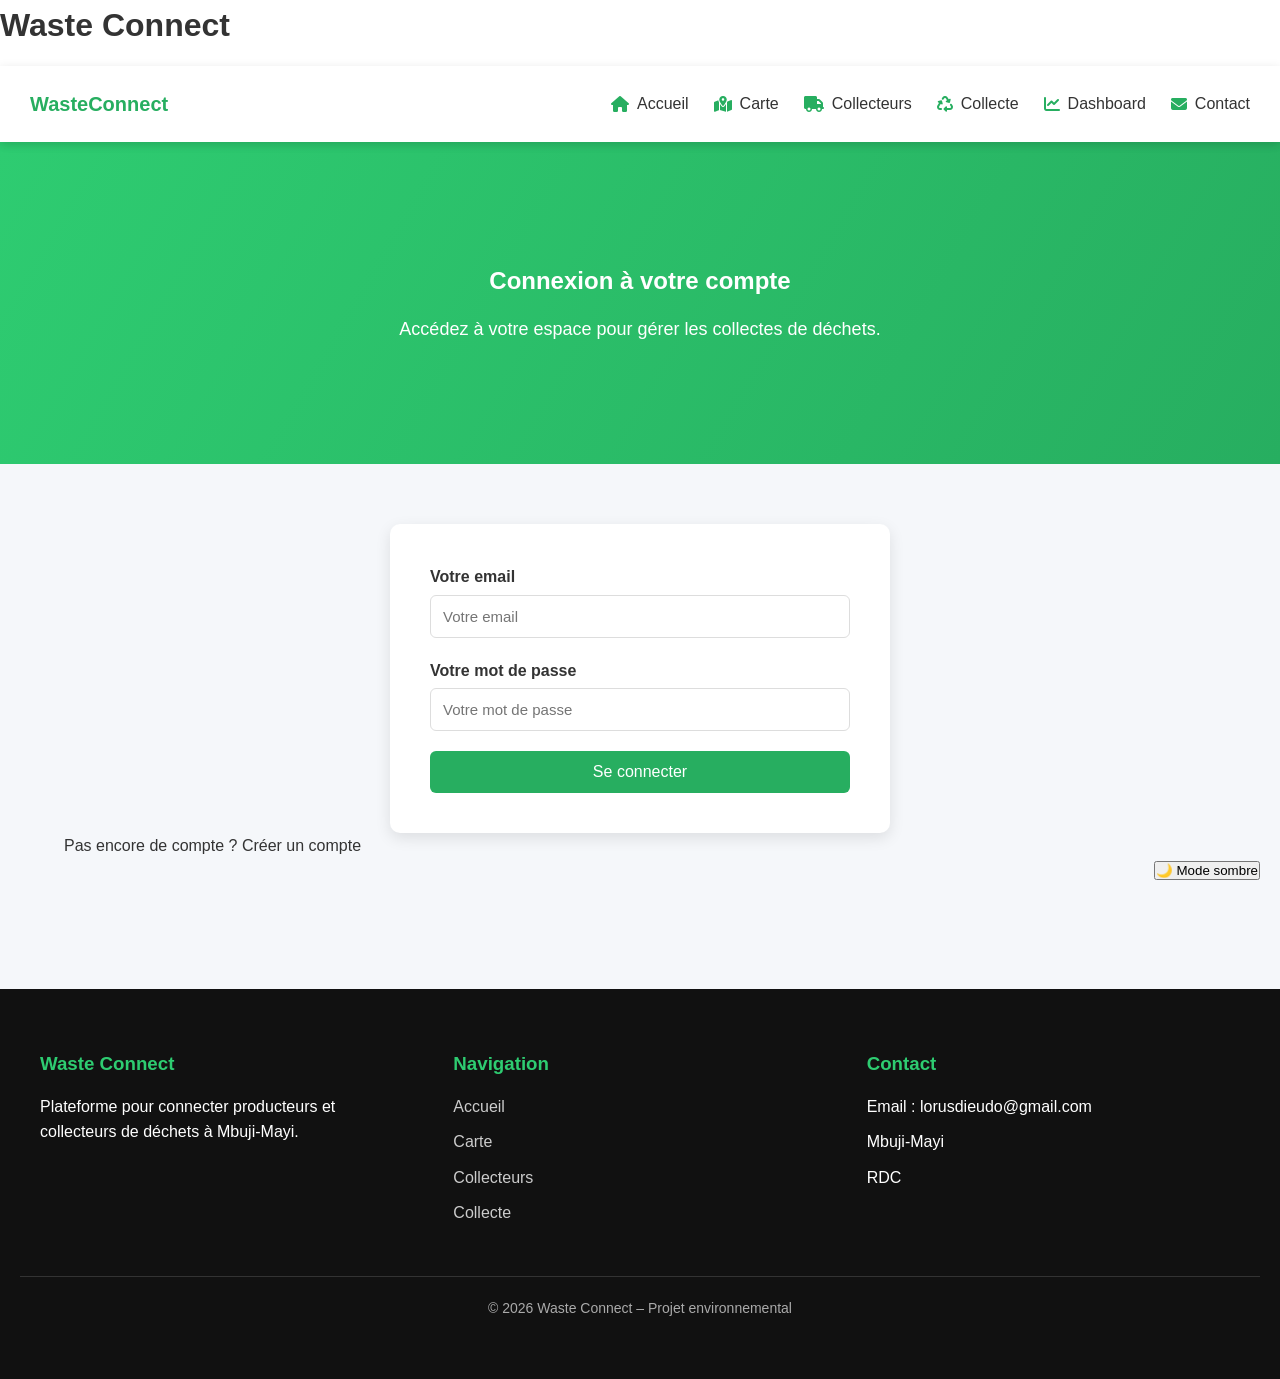
<file: login.html>
<!DOCTYPE html>
<html lang="fr">

<head>

    <meta charset="UTF-8">

    <meta name="viewport" content="width=device-width, initial-scale=1.0">

    <meta name="author" content="Dieudonné Mbuyi">

    <meta name="description" content="Waste Connect est une plateforme qui connecte les producteurs de déchets aux collecteurs pour améliorer la gestion des déchets et l'environnement en Afrique.">

    <title>Connexion - Waste Connect</title>

    <link rel="stylesheet" href="css/style.css">
    <link rel="stylesheet" href="https://cdnjs.cloudflare.com/ajax/libs/font-awesome/6.5.0/css/all.min.css">

</head>

<body>

    <header>

        <h1>Waste Connect</h1>

        <nav class="navbar">

            <div class="logo">WasteConnect</div>

            <div class="menu-toggle">
                <span></span>
                <span></span>
                <span></span>
            </div>

            <ul class="nav-menu">

                <li>
                    <a href="index.html">
                        <i class="fa-solid fa-house"></i> Accueil
                    </a>
                </li>

                <li>
                    <a href="map.html">
                        <i class="fa-solid fa-map-location-dot"></i> Carte
                    </a>
                </li>

                <li>
                    <a href="collectors.html">
                        <i class="fa-solid fa-truck"></i> Collecteurs
                    </a>
                </li>

                <li>
                    <a href="request_pickup.html">
                        <i class="fa-solid fa-recycle"></i> Collecte
                    </a>
                </li>

                <li>
                    <a href="dashboard.html">
                        <i class="fa-solid fa-chart-line"></i> Dashboard
                    </a>
                </li>

                <li>
                    <a href="contact.html">
                        <i class="fa-solid fa-envelope"></i> Contact
                    </a>
                </li>

            </ul>

        </nav>

        <div class="menu-overlay"></div>
    </header>



    <section class="hero">

        <h2>Connexion à votre compte</h2>

        <p>
            Accédez à votre espace pour gérer les collectes de déchets.
        </p>

    </section>



    <section class="container">

        <form id="loginForm">

            <label for="email">Votre email</label>
            <input type="email" id="email" placeholder="Votre email" required>

            <label for="password">Votre mot de passe</label>
            <input type="password" id="password" placeholder="Votre mot de passe" required>

            <button type="submit">

                Se connecter

            </button>

        </form>

        <p>

            Pas encore de compte ?

            <a href="register.html">

                Créer un compte

            </a>

        </p>

    </section>



    <footer>

        <div class="footer-container">

            <div class="footer-column">

                <h3>Waste Connect</h3>

                <p>
                    Plateforme pour connecter producteurs et collecteurs de déchets à Mbuji-Mayi.
                </p>

            </div>

            <div class="footer-column">

                <h3>Navigation</h3>

                <ul>
                    <li><a href="index.html">Accueil</a></li>
                    <li><a href="map.html">Carte</a></li>
                    <li><a href="collectors.html">Collecteurs</a></li>
                    <li><a href="request_pickup.html">Collecte</a></li>
                </ul>

            </div>

            <div class="footer-column">

                <h3>Contact</h3>

                <ul>
                    <li>Email : lorusdieudo@gmail.com</li>
                    <li>Mbuji-Mayi</li>
                    <li>RDC</li>
                </ul>

            </div>

        </div>

        <div class="footer-bottom">

            © 2026 Waste Connect – Projet environnemental

        </div>

    </footer>



    <script src="js/main.js"></script>

    <script>

        document.getElementById("loginForm").addEventListener("submit", function (e) {

            e.preventDefault()

            let email = document.getElementById("email").value.trim().toLowerCase()
            let password = document.getElementById("password").value

            let users = JSON.parse(localStorage.getItem("users")) || []
            let matchedUser = users.find(u =>
                u.email &&
                u.password === password &&
                u.email.toLowerCase() === email
            )

            if (!matchedUser) {

                alert("Email ou mot de passe incorrect")
                return

            }

            localStorage.setItem("currentUser", JSON.stringify(matchedUser))

            alert("Connexion réussie")

            window.location.href = "dashboard.html"

        })

    </script>

</body>

</html>
</file>
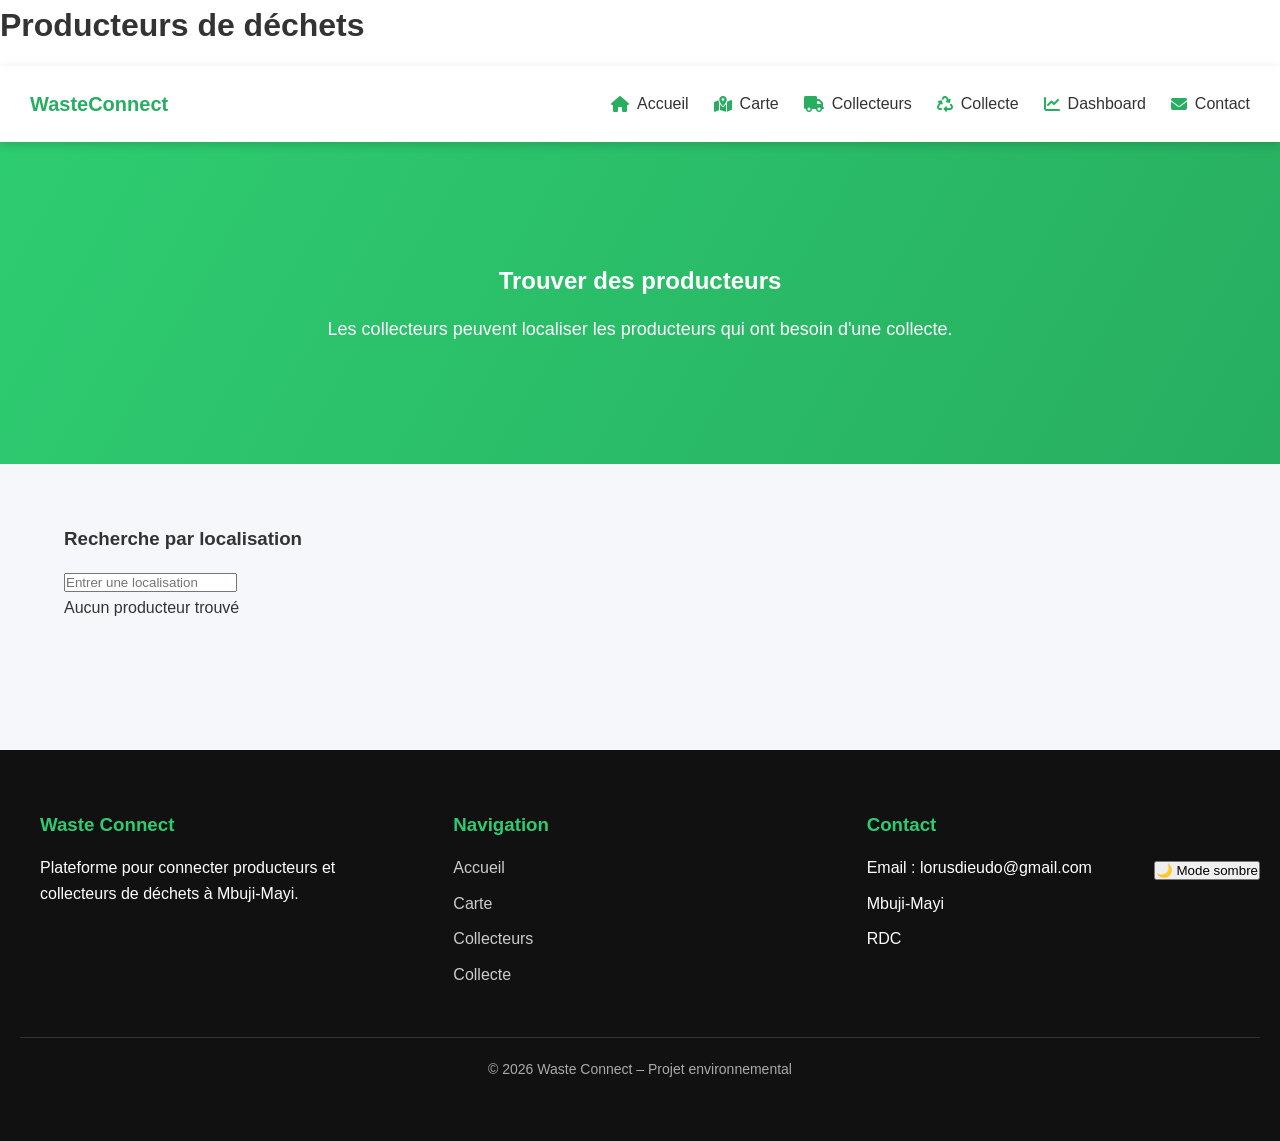
<file: producers.html>
<!DOCTYPE html>
<html lang="fr">

<head>

    <meta charset="UTF-8">

    <meta name="viewport" content="width=device-width, initial-scale=1.0">

    <meta name="author" content="Dieudonné Mbuyi">

    <meta name="description"
        content="Liste des producteurs de déchets sur Waste Connect. Les collecteurs peuvent trouver des producteurs près de leur zone.">

    <title>Producteurs - Waste Connect</title>

    <link rel="stylesheet" href="css/style.css">
    <link rel="stylesheet" href="https://cdnjs.cloudflare.com/ajax/libs/font-awesome/6.5.0/css/all.min.css">

</head>

<body>

    <header>

        <h1>Producteurs de déchets</h1>

        <nav class="navbar">

            <div class="logo">WasteConnect</div>

            <div class="menu-toggle">
                <span></span>
                <span></span>
                <span></span>
            </div>

            <ul class="nav-menu">

                <li>
                    <a href="index.html">
                        <i class="fa-solid fa-house"></i> Accueil
                    </a>
                </li>

                <li>
                    <a href="map.html">
                        <i class="fa-solid fa-map-location-dot"></i> Carte
                    </a>
                </li>

                <li>
                    <a href="collectors.html">
                        <i class="fa-solid fa-truck"></i> Collecteurs
                    </a>
                </li>

                <li>
                    <a href="request_pickup.html">
                        <i class="fa-solid fa-recycle"></i> Collecte
                    </a>
                </li>

                <li>
                    <a href="dashboard.html">
                        <i class="fa-solid fa-chart-line"></i> Dashboard
                    </a>
                </li>

                <li>
                    <a href="contact.html">
                        <i class="fa-solid fa-envelope"></i> Contact
                    </a>
                </li>

            </ul>

        </nav>

        <div class="menu-overlay"></div>

    </header>


    <section class="hero">

        <h2>Trouver des producteurs</h2>

        <p>
            Les collecteurs peuvent localiser les producteurs qui ont besoin d'une collecte.
        </p>

    </section>


    <section class="container">

        <h3>Recherche par localisation</h3>

        <input type="text" id="searchProducer" placeholder="Entrer une localisation">

        <div id="producersList"></div>

    </section>


    <footer>

        <div class="footer-container">

            <div class="footer-column">

                <h3>Waste Connect</h3>

                <p>
                    Plateforme pour connecter producteurs et collecteurs de déchets à Mbuji-Mayi.
                </p>

            </div>

            <div class="footer-column">

                <h3>Navigation</h3>

                <ul>
                    <li><a href="index.html">Accueil</a></li>
                    <li><a href="map.html">Carte</a></li>
                    <li><a href="collectors.html">Collecteurs</a></li>
                    <li><a href="request_pickup.html">Collecte</a></li>
                </ul>

            </div>

            <div class="footer-column">

                <h3>Contact</h3>

                <ul>
                    <li>Email : lorusdieudo@gmail.com</li>
                    <li>Mbuji-Mayi</li>
                    <li>RDC</li>
                </ul>

            </div>

        </div>

        <div class="footer-bottom">

            © 2026 Waste Connect – Projet environnemental

        </div>

    </footer>


    <script src="js/main.js"></script>

    <script>

        let users = JSON.parse(localStorage.getItem("users")) || []

        let producers = users.filter(user => user.role === "producer")


        function displayProducers(list) {

            let container = document.getElementById("producersList")

            container.innerHTML = ""

            if (list.length === 0) {

                container.innerHTML = "<p>Aucun producteur trouvé</p>"

                return

            }

            list.forEach(p => {

                container.innerHTML += `

<div class="card">

<h3>${p.name}</h3>

<p><strong>Localisation :</strong> ${p.location}</p>

<p><strong>Email :</strong> ${p.email}</p>

<button onclick="contactProducer('${p.email}')">

Contacter

</button>

</div>

`

            })

        }


        displayProducers(producers)


        document.getElementById("searchProducer").addEventListener("input", function () {

            let search = this.value.toLowerCase()

            let filtered = producers.filter(p =>

                p.location.toLowerCase().includes(search)

            )

            displayProducers(filtered)

        })


        function contactProducer(email) {

            alert("Contactez ce producteur via : " + email)

        }

    </script>


</body>

</html>
</file>
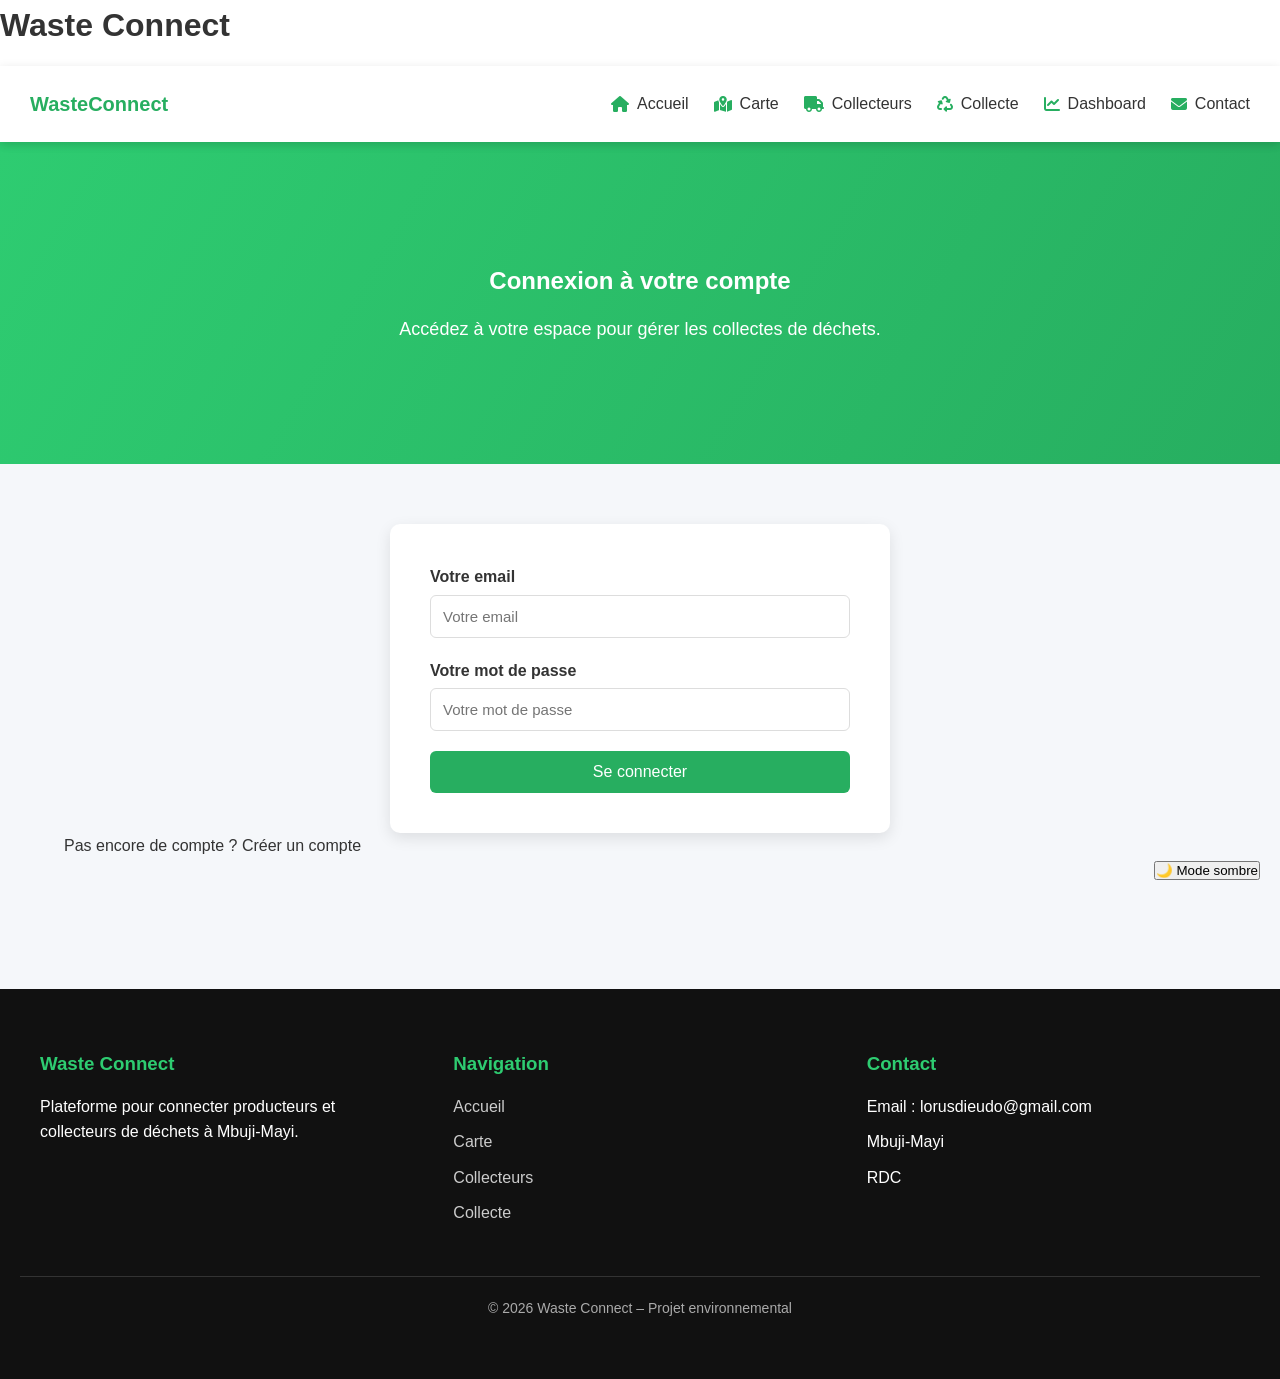
<file: profile.html>
<!DOCTYPE html>
<html lang="fr">

<head>

    <meta charset="UTF-8">

    <meta name="viewport" content="width=device-width, initial-scale=1.0">

    <meta name="author" content="Dieudonné Mbuyi">

    <meta name="description"
        content="Profil utilisateur Waste Connect pour gérer ses informations personnelles et ses activités de collecte de déchets.">

    <title>Profil - Waste Connect</title>

    <link rel="stylesheet" href="css/style.css">
    <link rel="stylesheet" href="https://cdnjs.cloudflare.com/ajax/libs/font-awesome/6.5.0/css/all.min.css">

</head>

<body>

    <header>

        <h1>Profil utilisateur</h1>

        <nav class="navbar">

            <div class="logo">WasteConnect</div>

            <div class="menu-toggle">
                <span></span>
                <span></span>
                <span></span>
            </div>

            <ul class="nav-menu">

                <li>
                    <a href="index.html">
                        <i class="fa-solid fa-house"></i> Accueil
                    </a>
                </li>

                <li>
                    <a href="map.html">
                        <i class="fa-solid fa-map-location-dot"></i> Carte
                    </a>
                </li>

                <li>
                    <a href="collectors.html">
                        <i class="fa-solid fa-truck"></i> Collecteurs
                    </a>
                </li>

                <li>
                    <a href="request_pickup.html">
                        <i class="fa-solid fa-recycle"></i> Collecte
                    </a>
                </li>

                <li>
                    <a href="dashboard.html">
                        <i class="fa-solid fa-chart-line"></i> Dashboard
                    </a>
                </li>

                <li>
                    <a href="contact.html">
                        <i class="fa-solid fa-envelope"></i> Contact
                    </a>
                </li>

            </ul>

        </nav>

        <div class="menu-overlay"></div>
    </header>


    <section class="hero">

        <h2>Mon profil</h2>

        <p>
            Gérez vos informations personnelles sur Waste Connect.
        </p>

    </section>


    <section class="container">

        <h3>Informations personnelles</h3>

        <form id="profileForm">

            <label for="name">Nom</label>

            <input type="text" id="name" required>

            <label for="email">Email</label>

            <input type="email" id="email" disabled>

            <label for="location">Localisation</label>

            <input type="text" id="location" required>

            <label for="role">Rôle</label>

            <input type="text" id="role" disabled>

            <button type="submit">

                Mettre à jour le profil

            </button>

        </form>

    </section>


    <section class="container">

        <h3>Statistiques</h3>

        <div id="stats"></div>

    </section>


    <footer>

        <div class="footer-container">

            <div class="footer-column">

                <h3>Waste Connect</h3>

                <p>
                    Plateforme pour connecter producteurs et collecteurs de déchets à Mbuji-Mayi.
                </p>

            </div>

            <div class="footer-column">

                <h3>Navigation</h3>

                <ul>
                    <li><a href="index.html">Accueil</a></li>
                    <li><a href="map.html">Carte</a></li>
                    <li><a href="collectors.html">Collecteurs</a></li>
                    <li><a href="request_pickup.html">Collecte</a></li>
                </ul>

            </div>

            <div class="footer-column">

                <h3>Contact</h3>

                <ul>
                    <li>Email : lorusdieudo@gmail.com</li>
                    <li>Mbuji-Mayi</li>
                    <li>RDC</li>
                </ul>

            </div>

        </div>

        <div class="footer-bottom">

            © 2026 Waste Connect – Projet environnemental

        </div>

    </footer>


    <script src="js/main.js"></script>

    <script>

        // récupérer utilisateur connecté

        let currentUser = JSON.parse(localStorage.getItem("currentUser"))

        if (!currentUser) {

            alert("Veuillez vous connecter")

            window.location.href = "login.html"

        }


        // remplir formulaire

        document.getElementById("name").value = currentUser.name

        document.getElementById("email").value = currentUser.email

        document.getElementById("location").value = currentUser.location

        document.getElementById("role").value = currentUser.role


        // mettre à jour profil

        document.getElementById("profileForm").addEventListener("submit", function (e) {

            e.preventDefault()

            currentUser.name = document.getElementById("name").value

            currentUser.location = document.getElementById("location").value

            localStorage.setItem("currentUser", JSON.stringify(currentUser))

            alert("Profil mis à jour")

        })


        // statistiques

        let requests = JSON.parse(localStorage.getItem("pickupRequests")) || []

        let total = requests.filter(r => r.producerEmail === currentUser.email).length

        document.getElementById("stats").innerHTML =

            "<p>Total de demandes : <strong>" + total + "</strong></p>"

    </script>


</body>

</html>
</file>
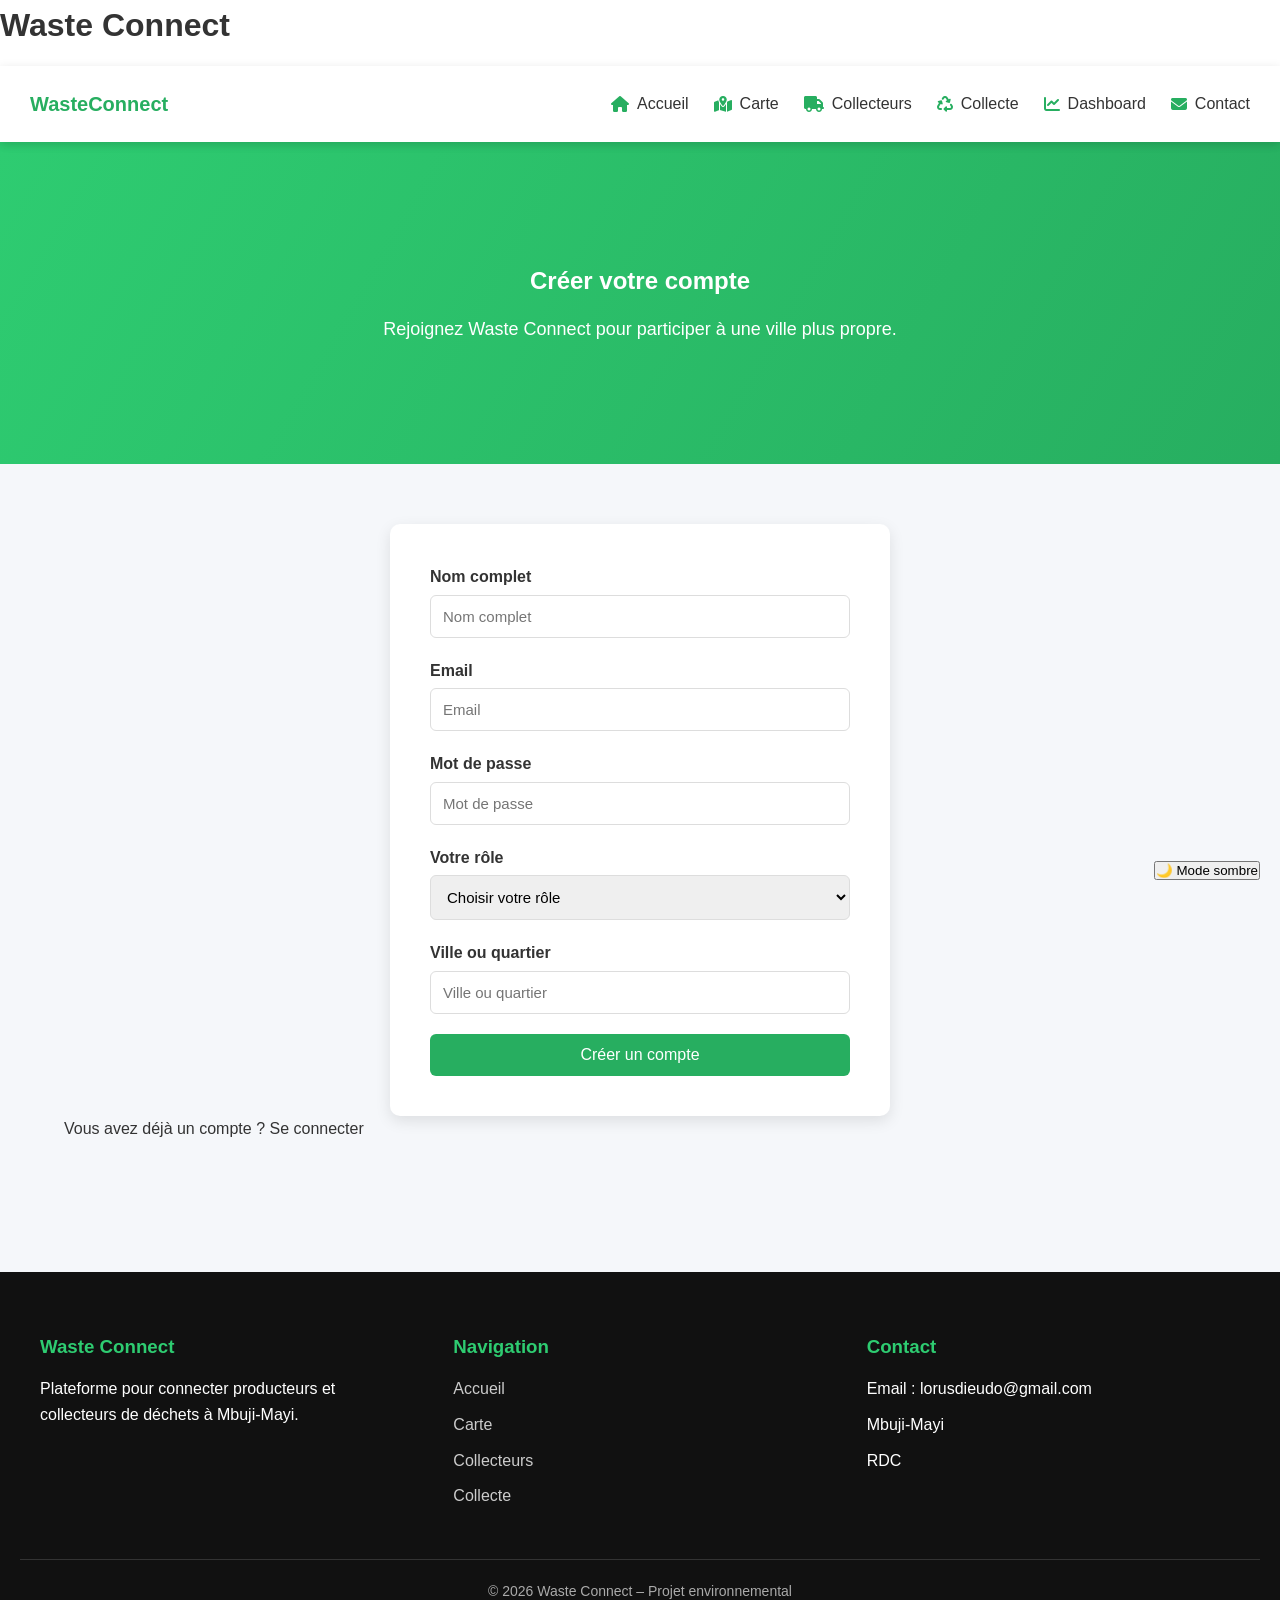
<file: register.html>
<!DOCTYPE html>
<html lang="fr">

<head>

    <meta charset="UTF-8">

    <meta name="viewport" content="width=device-width, initial-scale=1.0">

    <meta name="author" content="Dieudonné Mbuyi">

    <meta name="description" content="Créer un compte sur Waste Connect pour connecter les producteurs de déchets aux collecteurs et améliorer la gestion environnementale.">

    <title>Créer un compte - Waste Connect</title>

    <link rel="stylesheet" href="css/style.css">
    <link rel="stylesheet" href="https://cdnjs.cloudflare.com/ajax/libs/font-awesome/6.5.0/css/all.min.css">

</head>

<body>

    <header>

        <h1>Waste Connect</h1>

        <nav class="navbar">

            <div class="logo">WasteConnect</div>

            <div class="menu-toggle">
                <span></span>
                <span></span>
                <span></span>
            </div>

            <ul class="nav-menu">

                <li>
                    <a href="index.html">
                        <i class="fa-solid fa-house"></i> Accueil
                    </a>
                </li>

                <li>
                    <a href="map.html">
                        <i class="fa-solid fa-map-location-dot"></i> Carte
                    </a>
                </li>

                <li>
                    <a href="collectors.html">
                        <i class="fa-solid fa-truck"></i> Collecteurs
                    </a>
                </li>

                <li>
                    <a href="request_pickup.html">
                        <i class="fa-solid fa-recycle"></i> Collecte
                    </a>
                </li>

                <li>
                    <a href="dashboard.html">
                        <i class="fa-solid fa-chart-line"></i> Dashboard
                    </a>
                </li>

                <li>
                    <a href="contact.html">
                        <i class="fa-solid fa-envelope"></i> Contact
                    </a>
                </li>

            </ul>

        </nav>

        <div class="menu-overlay"></div>

    </header>


    <section class="hero">

        <h2>Créer votre compte</h2>

        <p>
            Rejoignez Waste Connect pour participer à une ville plus propre.
        </p>

    </section>


    <section class="container">

        <form id="registerForm">

            <label for="name">Nom complet</label>
            <input type="text" id="name" placeholder="Nom complet" required>

            <label for="email">Email</label>
            <input type="email" id="email" placeholder="Email" required>

            <label for="password">Mot de passe</label>
            <input type="password" id="password" placeholder="Mot de passe" required>

            <label for="role">Votre rôle</label>
            <select id="role" required>

                <option value="">Choisir votre rôle</option>

                <option value="producer">
                    Producteur de déchets
                </option>

                <option value="collector">
                    Collecteur de déchets
                </option>

            </select>

            <label for="location">Ville ou quartier</label>
            <input type="text" id="location" placeholder="Ville ou quartier" required>

            <button type="submit">

                Créer un compte

            </button>

        </form>

        <p>

            Vous avez déjà un compte ?

            <a href="login.html">

                Se connecter

            </a>

        </p>

    </section>


    <footer>

        <div class="footer-container">

            <div class="footer-column">

                <h3>Waste Connect</h3>

                <p>
                    Plateforme pour connecter producteurs et collecteurs de déchets à Mbuji-Mayi.
                </p>

            </div>

            <div class="footer-column">

                <h3>Navigation</h3>

                <ul>
                    <li><a href="index.html">Accueil</a></li>
                    <li><a href="map.html">Carte</a></li>
                    <li><a href="collectors.html">Collecteurs</a></li>
                    <li><a href="request_pickup.html">Collecte</a></li>
                </ul>

            </div>

            <div class="footer-column">

                <h3>Contact</h3>

                <ul>
                    <li>Email : lorusdieudo@gmail.com</li>
                    <li>Mbuji-Mayi</li>
                    <li>RDC</li>
                </ul>

            </div>

        </div>

        <div class="footer-bottom">

            © 2026 Waste Connect – Projet environnemental

        </div>

    </footer>


    <script src="js/main.js"></script>

    <script>

        document.getElementById("registerForm").addEventListener("submit", function (e) {

            e.preventDefault()

            let email = document.getElementById("email").value.trim().toLowerCase()
            let password = document.getElementById("password").value
            let name = document.getElementById("name").value.trim()
            let role = document.getElementById("role").value
            let location = document.getElementById("location").value.trim()

            let users = JSON.parse(localStorage.getItem("users")) || []

            let alreadyExists = users.some(u =>
                u.email && u.email.toLowerCase() === email
            )

            if (alreadyExists) {

                alert("Un compte avec cet email existe déjà")
                return

            }

            let user = {

                name: name,

                email: email,

                password: password,

                role: role,

                location: location

            }

            users.push(user)

            localStorage.setItem("users", JSON.stringify(users))

            alert("Compte créé avec succès")

            window.location.href = "login.html"

        })

    </script>

</body>

</html>
</file>
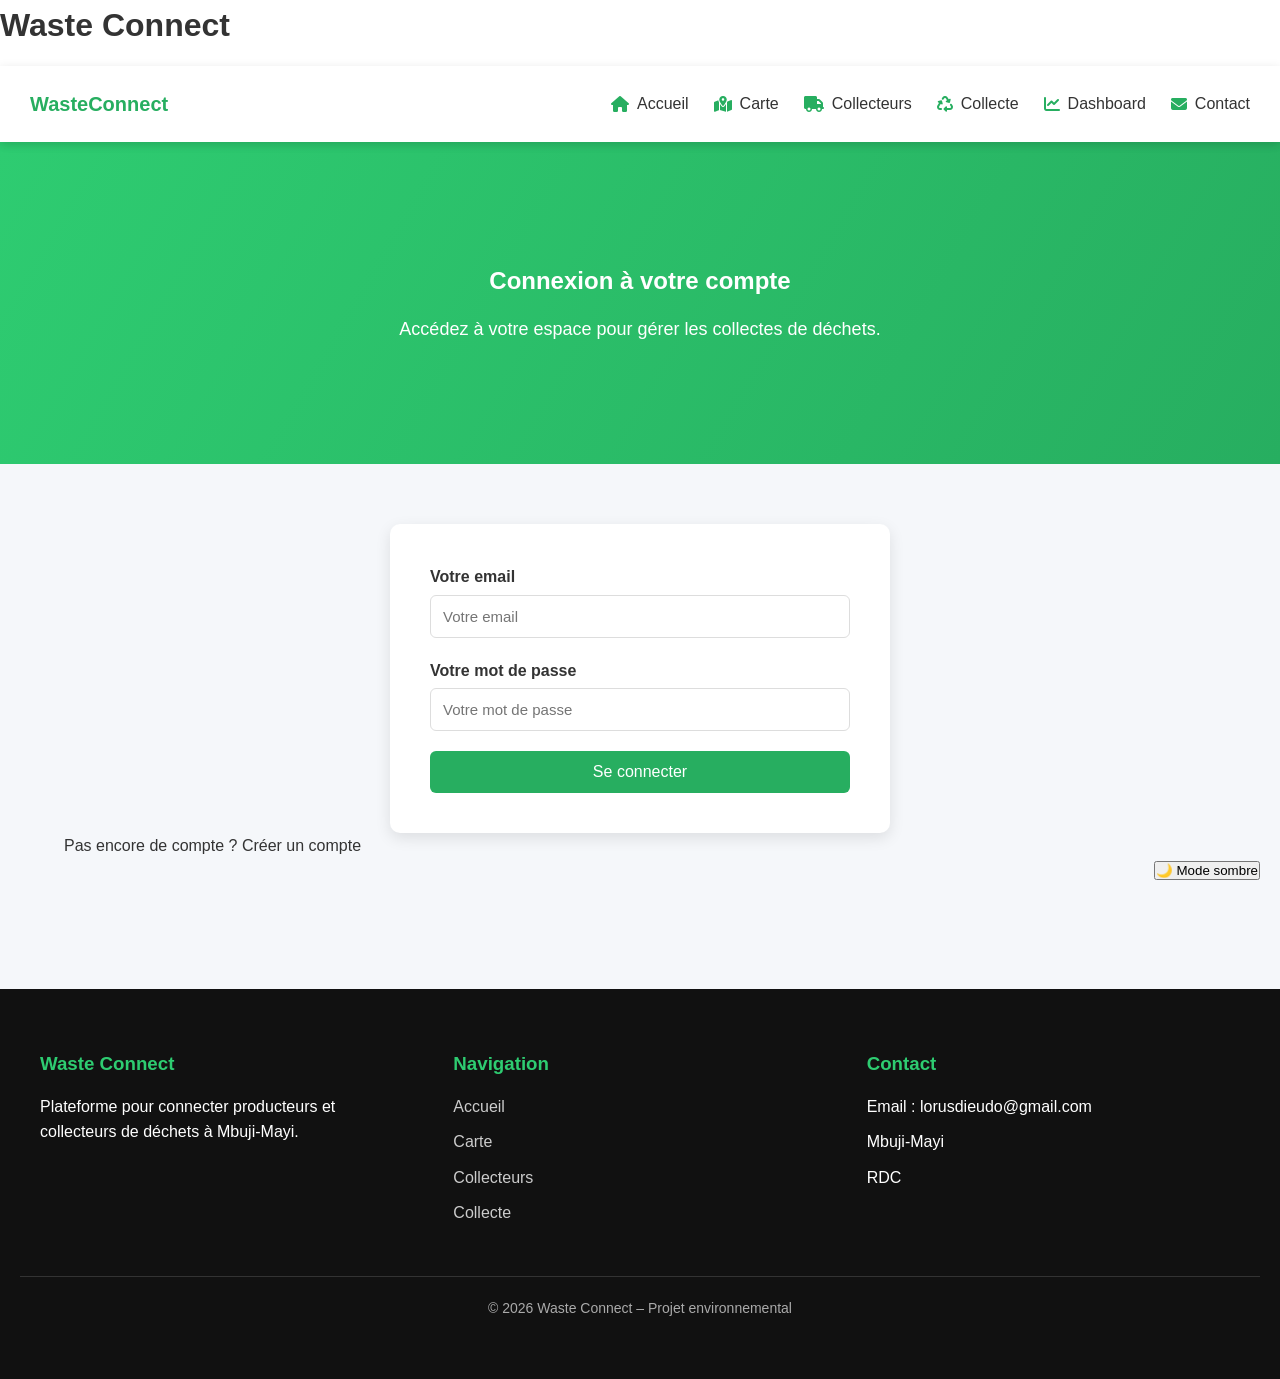
<file: request_pickup.html>
<!DOCTYPE html>
<html lang="fr">

<head>
    <meta charset="UTF-8">
    <meta name="viewport" content="width=device-width, initial-scale=1.0">
    <meta name="author" content="Dieudonné Mbuyi">
    <meta name="description" content="Page de demande de collecte de déchets sur Waste Connect. Créez et suivez vos demandes facilement.">
    <title>Demande de collecte - Waste Connect</title>
    <link rel="stylesheet" href="css/style.css">
    <link rel="stylesheet" href="https://cdnjs.cloudflare.com/ajax/libs/font-awesome/6.5.0/css/all.min.css">
</head>

<body>

    <header>
        <h1>Waste Connect - Demande de collecte</h1>
        <nav class="navbar">

            <div class="logo">WasteConnect</div>

            <div class="menu-toggle">
                <span></span>
                <span></span>
                <span></span>
            </div>

            <ul class="nav-menu">

                <li>
                    <a href="index.html">
                        <i class="fa-solid fa-house"></i> Accueil
                    </a>
                </li>

                <li>
                    <a href="map.html">
                        <i class="fa-solid fa-map-location-dot"></i> Carte
                    </a>
                </li>

                <li>
                    <a href="collectors.html">
                        <i class="fa-solid fa-truck"></i> Collecteurs
                    </a>
                </li>

                <li>
                    <a href="request_pickup.html">
                        <i class="fa-solid fa-recycle"></i> Collecte
                    </a>
                </li>

                <li>
                    <a href="dashboard.html">
                        <i class="fa-solid fa-chart-line"></i> Dashboard
                    </a>
                </li>

                <li>
                    <a href="contact.html">
                        <i class="fa-solid fa-envelope"></i> Contact
                    </a>
                </li>

                <li>
                    <button id="logoutBtn" class="btn">
                        <i class="fa-solid fa-right-from-bracket"></i> Déconnexion
                    </button>
                </li>

            </ul>

        </nav>

        <div class="menu-overlay"></div>
    </header>

    <section class="container">
        <h2>Créer une demande de collecte</h2>

        <form id="pickupForm">
            <label for="wasteType">Type de déchets :</label>
            <select id="wasteType" required>
                <option value="">--Sélectionner--</option>
                <option value="plastique">Plastique</option>
                <option value="papier">Papier</option>
                <option value="métal">Métal</option>
                <option value="organique">Organique</option>
                <option value="autre">Autre</option>
            </select>

            <label for="quantity">Quantité (kg) :</label>
            <input type="number" id="quantity" required min="1">

            <label for="location">Adresse de collecte :</label>
            <input type="text" id="location" required placeholder="Votre adresse complète">

            <button type="submit">Soumettre la demande</button>
        </form>

        <div id="confirmation"></div>
    </section>

    <footer>

        <div class="footer-container">

            <div class="footer-column">

                <h3>Waste Connect</h3>

                <p>
                    Plateforme pour connecter producteurs et collecteurs de déchets à Mbuji-Mayi.
                </p>

            </div>

            <div class="footer-column">

                <h3>Navigation</h3>

                <ul>
                    <li><a href="index.html">Accueil</a></li>
                    <li><a href="map.html">Carte</a></li>
                    <li><a href="collectors.html">Collecteurs</a></li>
                    <li><a href="request_pickup.html">Collecte</a></li>
                </ul>

            </div>

            <div class="footer-column">

                <h3>Contact</h3>

                <ul>
                    <li>Email : lorusdieudo@gmail.com</li>
                    <li>Mbuji-Mayi</li>
                    <li>RDC</li>
                </ul>

            </div>

        </div>

        <div class="footer-bottom">

            © 2026 Waste Connect – Projet environnemental

        </div>

    </footer>

    <script src="js/main.js"></script>
    <script>
        // Vérifier si utilisateur connecté
        let currentUser = JSON.parse(localStorage.getItem("currentUser"));
        if (!currentUser) {
            alert("Vous devez vous connecter");
            window.location.href = "login.html";
        }

        if (currentUser && currentUser.role !== "producer") {
            alert("Seuls les producteurs peuvent créer une demande de collecte.");
            window.location.href = "dashboard.html";
        }

        // Déconnexion
        document.getElementById("logoutBtn").addEventListener("click", function () {
            localStorage.removeItem("currentUser");
            window.location.href = "login.html";
        });

        // Soumission du formulaire
        document.getElementById("pickupForm").addEventListener("submit", function (e) {
            e.preventDefault();

            // Récupérer les valeurs
            const wasteType = document.getElementById("wasteType").value;
            const quantity = document.getElementById("quantity").value;
            const location = document.getElementById("location").value;

            // Créer la demande
            let requests = JSON.parse(localStorage.getItem("pickupRequests")) || [];
            const newRequest = {
                producerEmail: currentUser.email,
                collectorEmail: "", // Assignation future possible
                wasteType: wasteType,
                quantity: quantity,
                location: location,
                status: "En attente"
            };
            requests.push(newRequest);
            localStorage.setItem("pickupRequests", JSON.stringify(requests));

            // Confirmation à l'utilisateur
            document.getElementById("confirmation").innerHTML = `
    <p class="success">Demande créée avec succès ! Vous pouvez suivre son statut dans le <a href="dashboard.html">Dashboard</a>.</p>
    `;

            // Reset formulaire
            document.getElementById("pickupForm").reset();
        });
    </script>

</body>

</html>
</file>
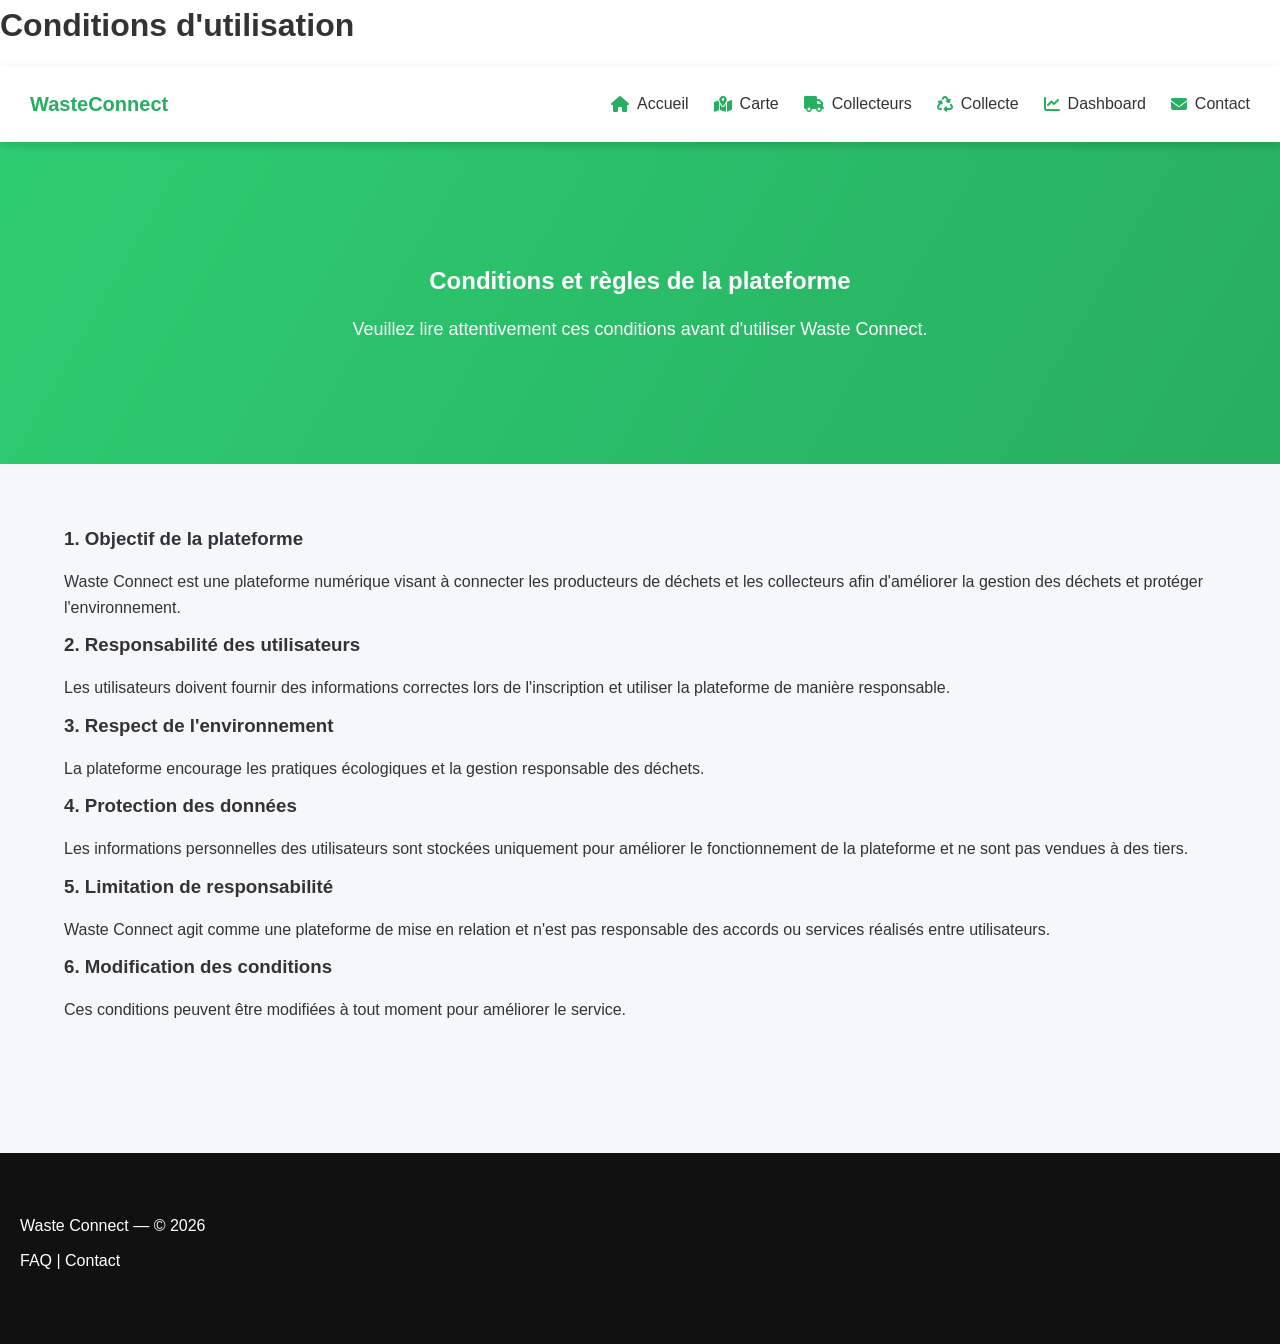
<file: terms.html>
<!DOCTYPE html>
<html lang="fr">

<head>

    <meta charset="UTF-8">

    <meta name="viewport" content="width=device-width, initial-scale=1.0">

    <meta name="author" content="Dieudonné Mbuyi">

    <meta name="description"
        content="Conditions d'utilisation et politique de confidentialité de la plateforme Waste Connect.">

    <title>Conditions d'utilisation - Waste Connect</title>

    <link rel="stylesheet" href="css/style.css">
    <link rel="stylesheet" href="https://cdnjs.cloudflare.com/ajax/libs/font-awesome/6.5.0/css/all.min.css">

</head>

<body>

    <header>

        <h1>Conditions d'utilisation</h1>

        <nav class="navbar">

            <div class="logo">WasteConnect</div>

            <div class="menu-toggle">
                <span></span>
                <span></span>
                <span></span>
            </div>

            <ul class="nav-menu">

                <li>
                    <a href="index.html">
                        <i class="fa-solid fa-house"></i> Accueil
                    </a>
                </li>

                <li>
                    <a href="map.html">
                        <i class="fa-solid fa-map-location-dot"></i> Carte
                    </a>
                </li>

                <li>
                    <a href="collectors.html">
                        <i class="fa-solid fa-truck"></i> Collecteurs
                    </a>
                </li>

                <li>
                    <a href="request_pickup.html">
                        <i class="fa-solid fa-recycle"></i> Collecte
                    </a>
                </li>

                <li>
                    <a href="dashboard.html">
                        <i class="fa-solid fa-chart-line"></i> Dashboard
                    </a>
                </li>

                <li>
                    <a href="contact.html">
                        <i class="fa-solid fa-envelope"></i> Contact
                    </a>
                </li>

            </ul>

        </nav>

        <div class="menu-overlay"></div>

    </header>


    <section class="hero">

        <h2>Conditions et règles de la plateforme</h2>

        <p>
            Veuillez lire attentivement ces conditions avant d'utiliser Waste Connect.
        </p>

    </section>


    <section class="container">

        <h3>1. Objectif de la plateforme</h3>

        <p>
            Waste Connect est une plateforme numérique visant à connecter les producteurs de déchets et les collecteurs
            afin d'améliorer la gestion des déchets et protéger l'environnement.
        </p>

        <h3>2. Responsabilité des utilisateurs</h3>

        <p>
            Les utilisateurs doivent fournir des informations correctes lors de l'inscription et utiliser la plateforme
            de manière responsable.
        </p>

        <h3>3. Respect de l'environnement</h3>

        <p>
            La plateforme encourage les pratiques écologiques et la gestion responsable des déchets.
        </p>

        <h3>4. Protection des données</h3>

        <p>
            Les informations personnelles des utilisateurs sont stockées uniquement pour améliorer le fonctionnement de
            la plateforme et ne sont pas vendues à des tiers.
        </p>

        <h3>5. Limitation de responsabilité</h3>

        <p>
            Waste Connect agit comme une plateforme de mise en relation et n'est pas responsable des accords ou services
            réalisés entre utilisateurs.
        </p>

        <h3>6. Modification des conditions</h3>

        <p>
            Ces conditions peuvent être modifiées à tout moment pour améliorer le service.
        </p>

    </section>


    <footer>

        <p>Waste Connect — © 2026</p>

        <p>
            <a href="faq.html">FAQ</a> |
            <a href="contact.html">Contact</a>
        </p>

    </footer>

</body>

</html>
</file>
<file: css/style.css>
/* Entry point stylesheet: logical nested CSS partials */
@import url("./partials/_tokens.css");
@import url("./partials/_base.css");
@import url("./partials/_layout.css");
@import url("./partials/_components.css");
@import url("./partials/_pages.css");
@import url("./partials/_responsive.css");
</file>
